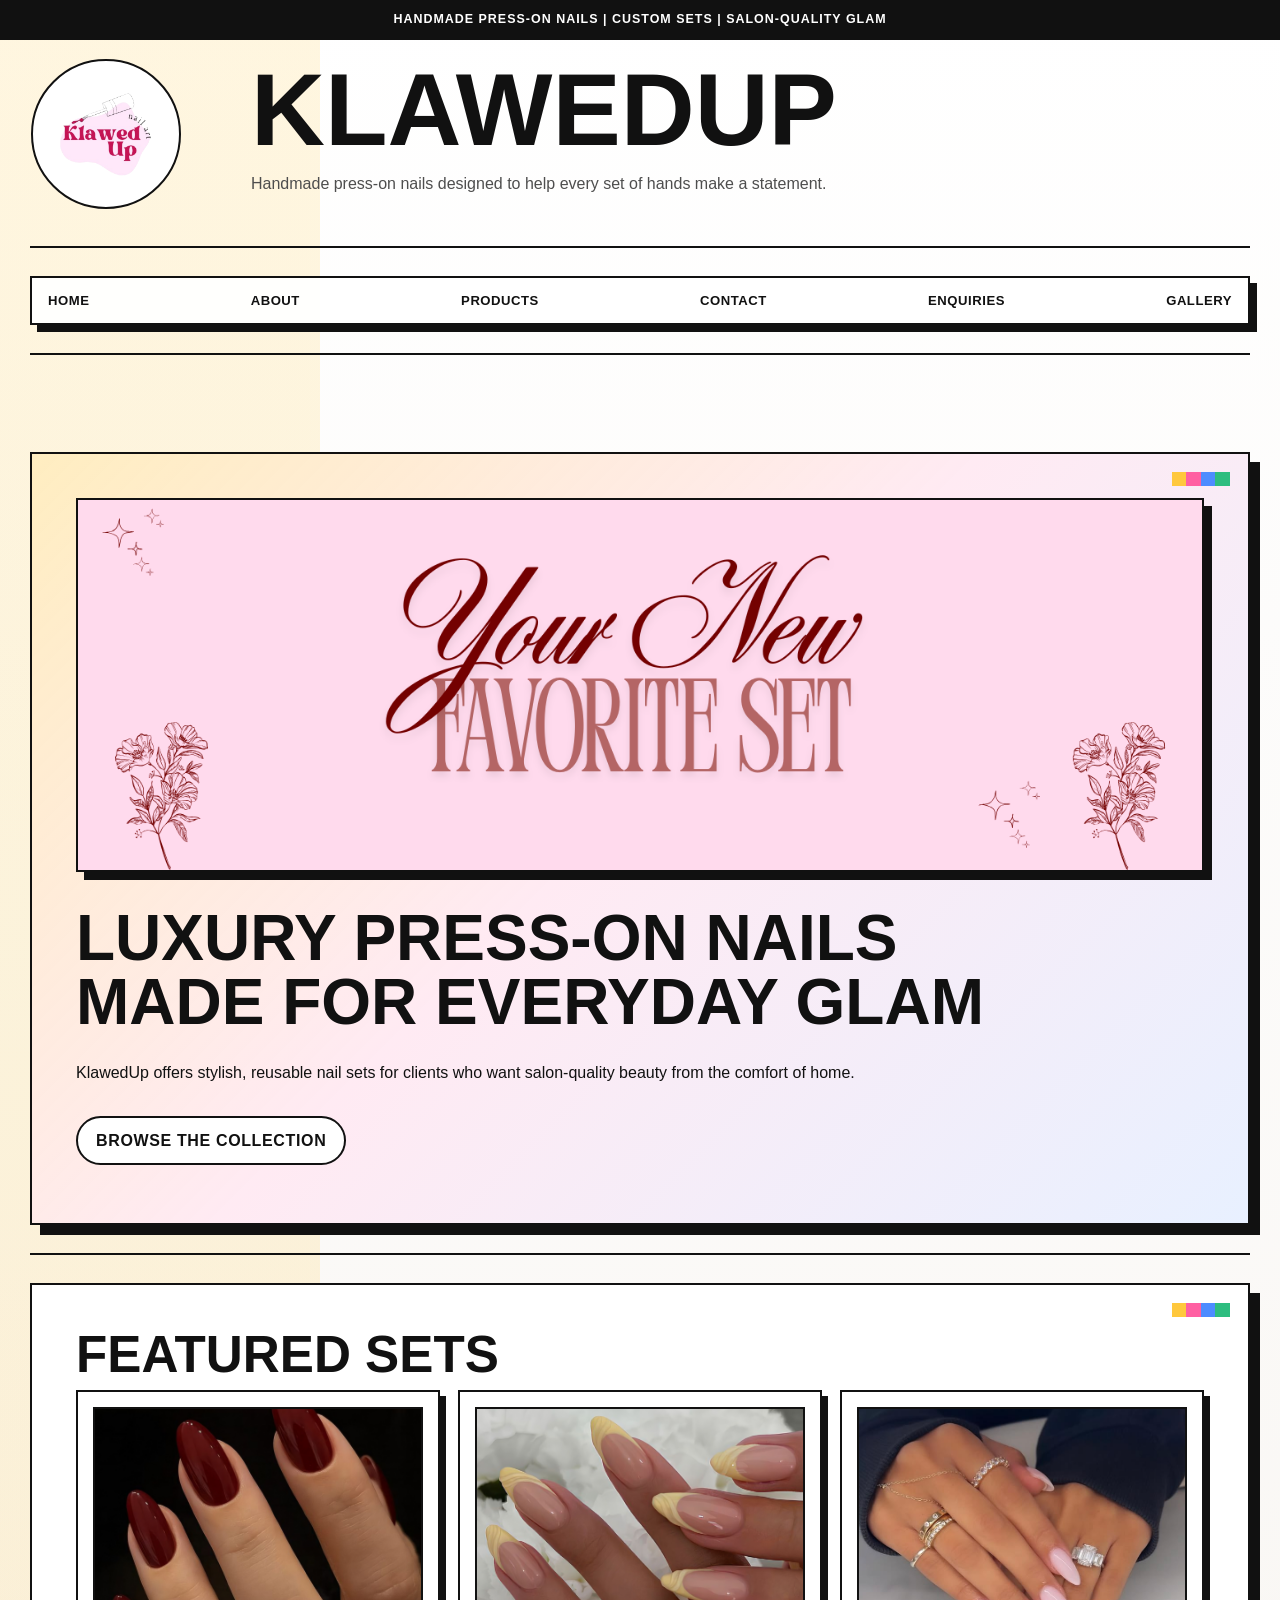
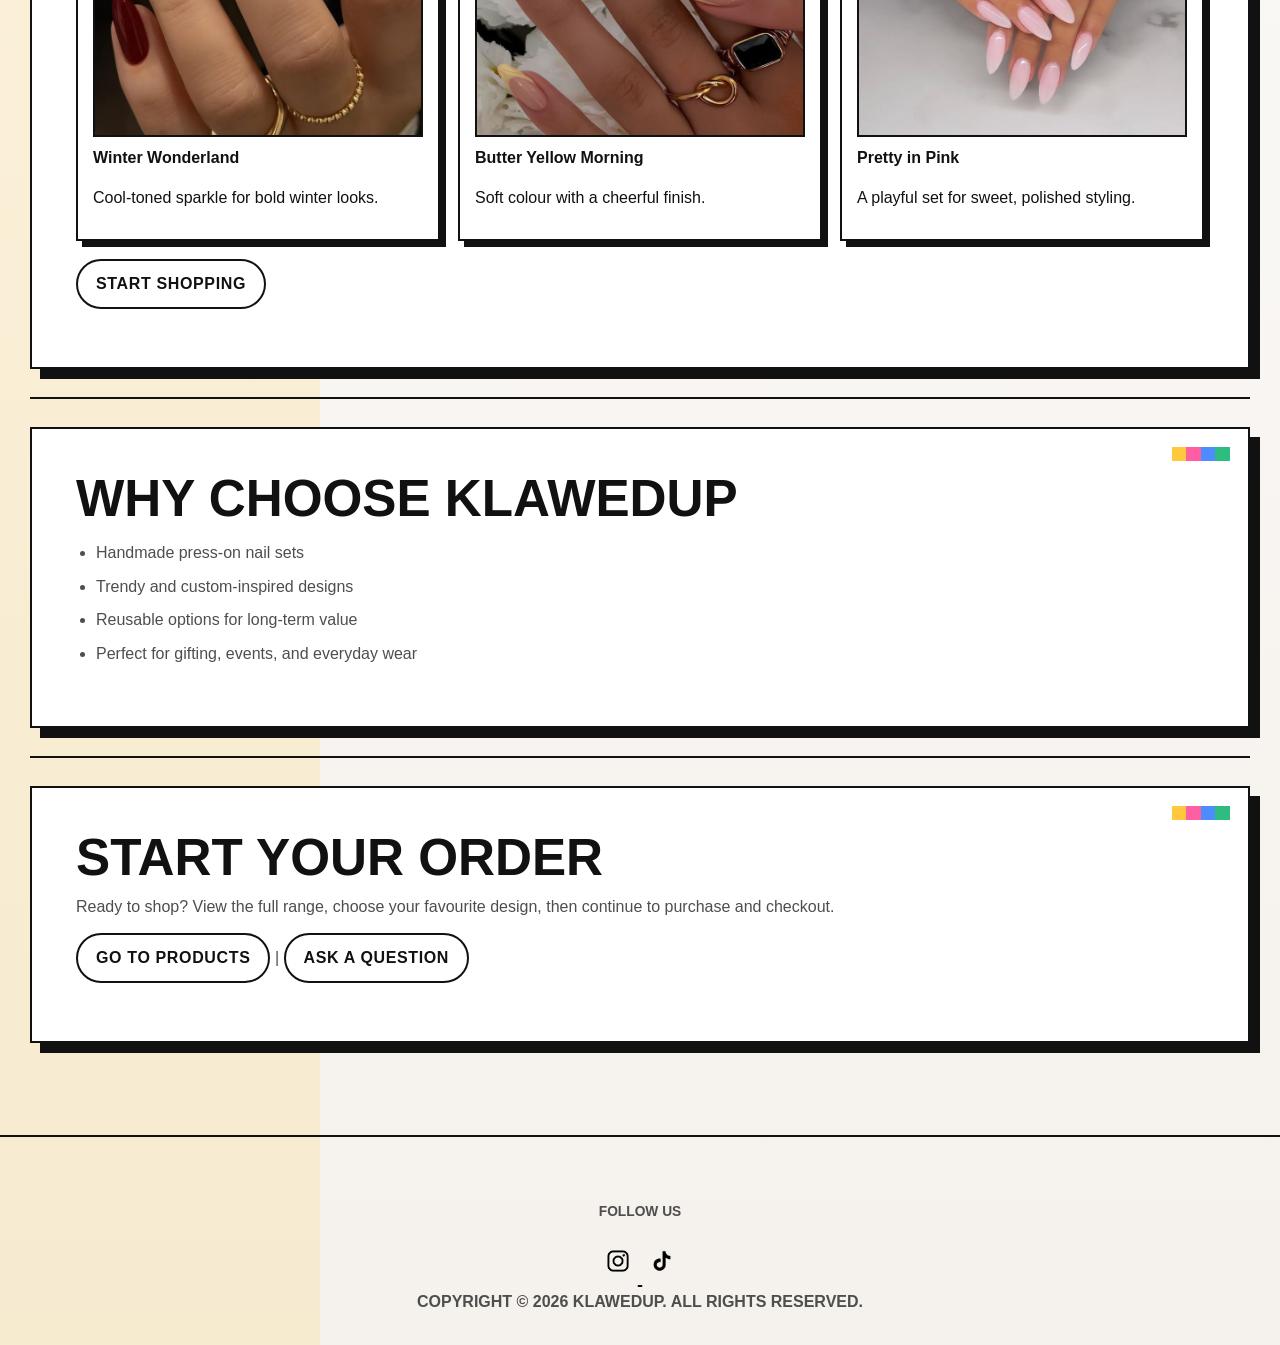
<file: index.html>
<!DOCTYPE html>
<html lang="en">
<head>
    <meta charset="UTF-8">
    <meta name="viewport" content="width=device-width, initial-scale=1.0">
    <meta name="description" content="KlawedUp creates handmade press-on nails that combine style, quality, and convenience. Explore unique nail designs and custom sets.">
    <meta name="keywords" content="KlawedUp, press-on nails, South Africa nails, handmade nails, custom nail sets, reusable nails">
    <meta name="author" content="KlawedUp">

    <meta property="og:title" content="KlawedUp | Handmade Press-On Nails">
    <meta property="og:description" content="Shop stylish handmade press-on nails, custom sets, and reusable salon-quality designs from KlawedUp.">
    <meta property="og:type" content="website">
    <meta property="og:image" content="images/officialLogo.png">
    <meta property="og:url" content="http://127.0.0.1:5503/index.html">
    
    <link rel="stylesheet" href="/css_assets/style.css">
    <title>KlawedUp | Handmade Press-On Nails</title>
</head>
<body>
    <header>
        <!-- Navigation List -->
        <table width="100%">
            <tr>
                <td width="220">
                    
                        <img src="images/officialLogo.png" alt="KlawedUp logo" width="180">
                    
                </td>
                <td>
                    <h1 class="parisienne-regular">KlawedUp</h1>
                    <p>Handmade press-on nails designed to help every set of hands make a statement.</p>
                </td>
            </tr>
        </table>
        <hr>
        <nav>
            <p>
                <a href="index.html">Home</a> |
                <a href="about_us.html">About</a> |
                <a href="products.html">Products</a> |
                <a href="contact_us.html">Contact</a> |
                <a href="enquiries.html">Enquiries</a> |
                <a href="gallery.html">Gallery</a>
            </p>
        </nav>
        <hr>
    </header>

    <br>
    <br>

    <main>
        <section>
            <div class="hero-media">
                <picture>
                    <img src="images/HeroShot.png" alt="Press-on nail hero banner" width="100%">
                </picture>
            </div>
            <div class="hero-copy">  
                <h2>Luxury press-on nails made for everyday glam</h2>
                <p>KlawedUp offers stylish, reusable nail sets for clients who want salon-quality beauty from the comfort of home.</p>
                <p><a href="products.html">Browse the collection</a></p>
            </div>
        </section>

        <hr>

        <section>
            <h2>Featured Sets</h2>
            <div class="featured-grid">
                <article class="feature-card">
                    <picture>
                        <img src="images/winter_wonderland.jpg" alt="Winter Wonderland nail set" width="250">
                    </picture>
                    <p><strong>Winter Wonderland</strong></p>
                    <p>Cool-toned sparkle for bold winter looks.</p>
                </article>
                <article class="feature-card">
                    <picture>
                        <img src="images/butter_yellow_morning.jpg" alt="Butter Yellow Morning nail set" width="250">
                    </picture>
                    <p><strong>Butter Yellow Morning</strong></p>
                    <p>Soft colour with a cheerful finish.</p>
                </article>
                <article class="feature-card">
                    <picture>
                        <img src="images/pretty_in_pink.jpg" alt="Pretty in Pink nail set" width="250">
                    </picture>
                    <p><strong>Pretty in Pink</strong></p>
                    <p>A playful set for sweet, polished styling.</p>
                </article>
                <p><a href="products.html">Start Shopping</a></p>
            </div>
        </section>

        <hr>

        <section>
            <h2>Why choose KlawedUp</h2>
            <ul>
                <li>Handmade press-on nail sets</li>
                <li>Trendy and custom-inspired designs</li>
                <li>Reusable options for long-term value</li>
                <li>Perfect for gifting, events, and everyday wear</li>
            </ul>
        </section>

        <hr>

        <section>
            <h2>Start your order</h2>
            <p>Ready to shop? View the full range, choose your favourite design, then continue to purchase and checkout.</p>
            <p>
                <a href="products.html">Go to products</a> |
                <a href="enquiries.html">Ask a question</a>
            </p>
        </section>
    </main>

    <hr>
   <footer>
        <h4 align = "center">Follow Us</h4>
        <p align = "center">
            <a target = "_blank" href="https://www.instagram.com/klawedup.co?utm_source=qr&igsh=b3dlc2h4dDZibWM2">
                <img src="images/instaLogo.png" alt="Instagram" width = "40">
            </a>
            <a target = "_blank" href="https://www.tiktok.com/@klawedup.co?_r=1&_t=ZS-95b07XnOkh0">
                <img src="images/tiktokLogo.png" alt="TikTok" width = "40">
            </a>
        </p>

        <div>
            <p align = "center">Copyright © 2026 KlawedUp. All rights reserved.</p>
        </div>
   </footer>
   
   <script src="js_assets/script.js"></script>
</body>
</html>
</file>
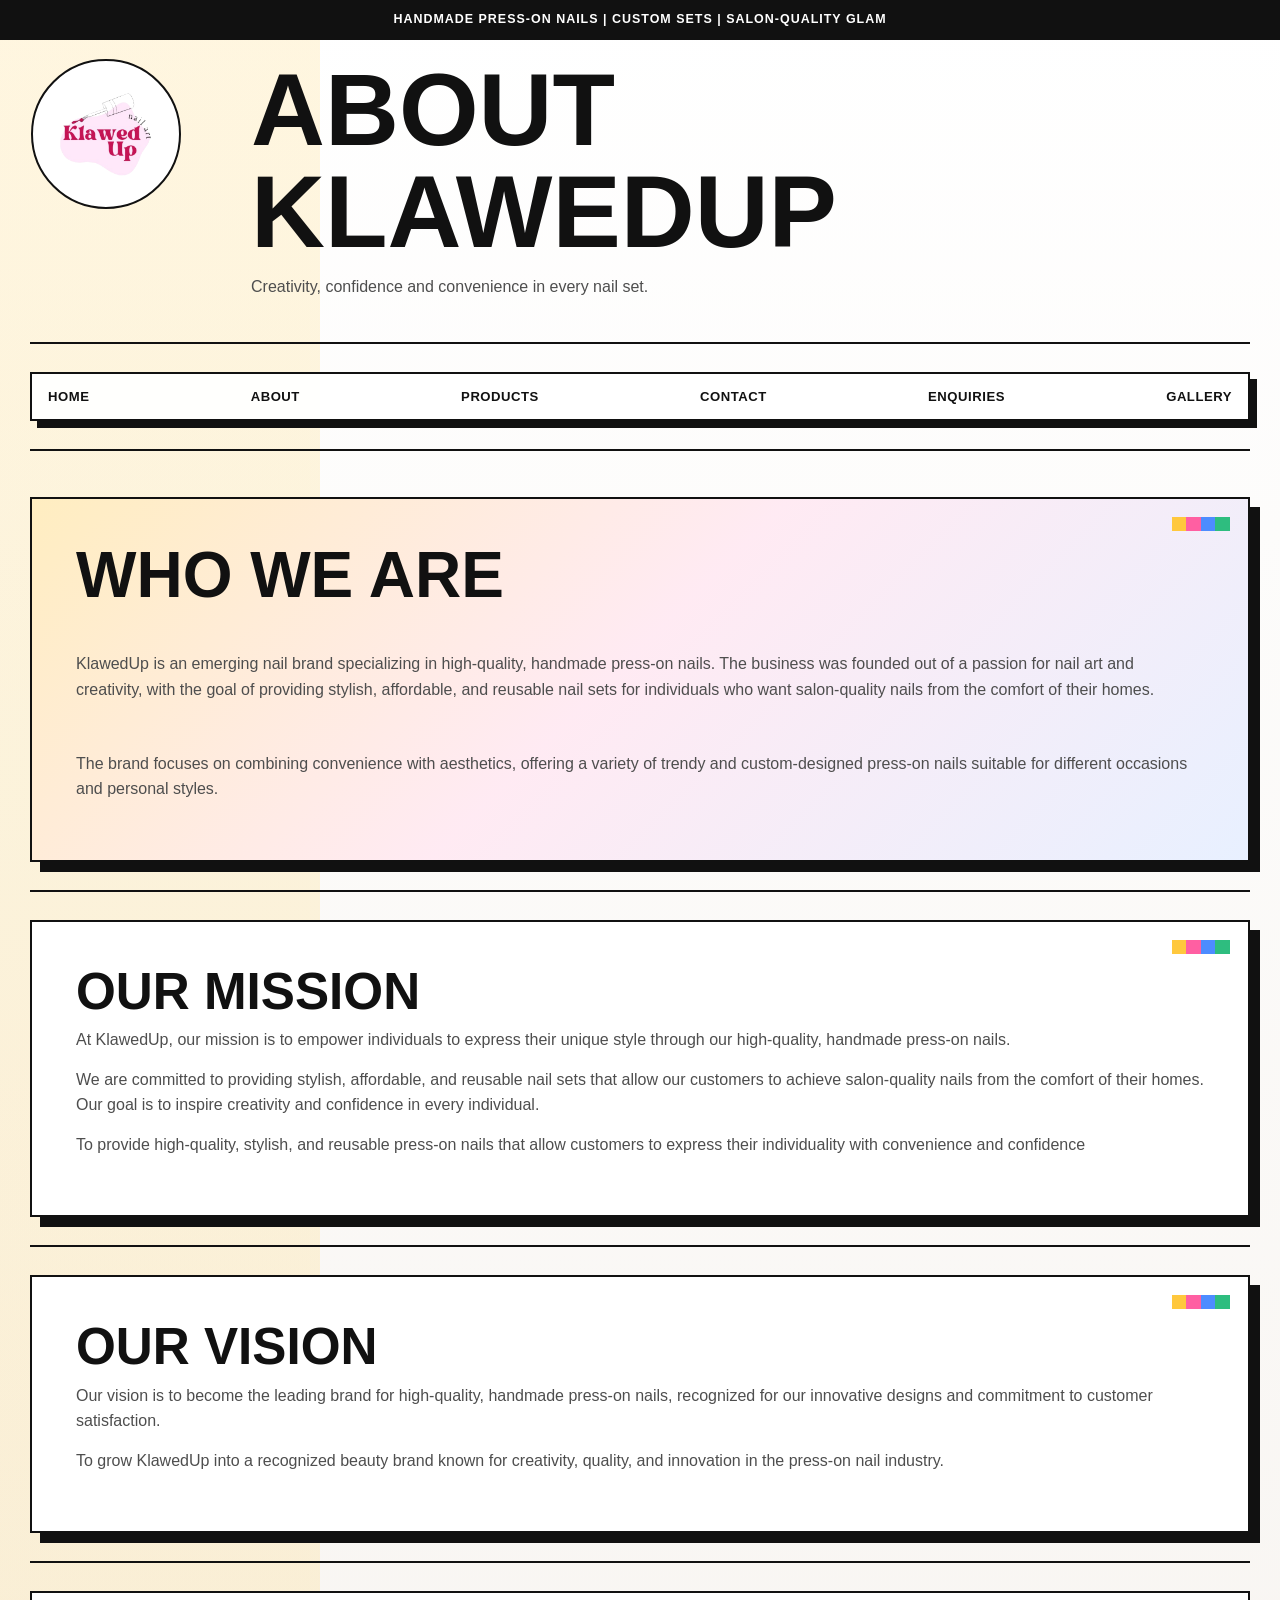
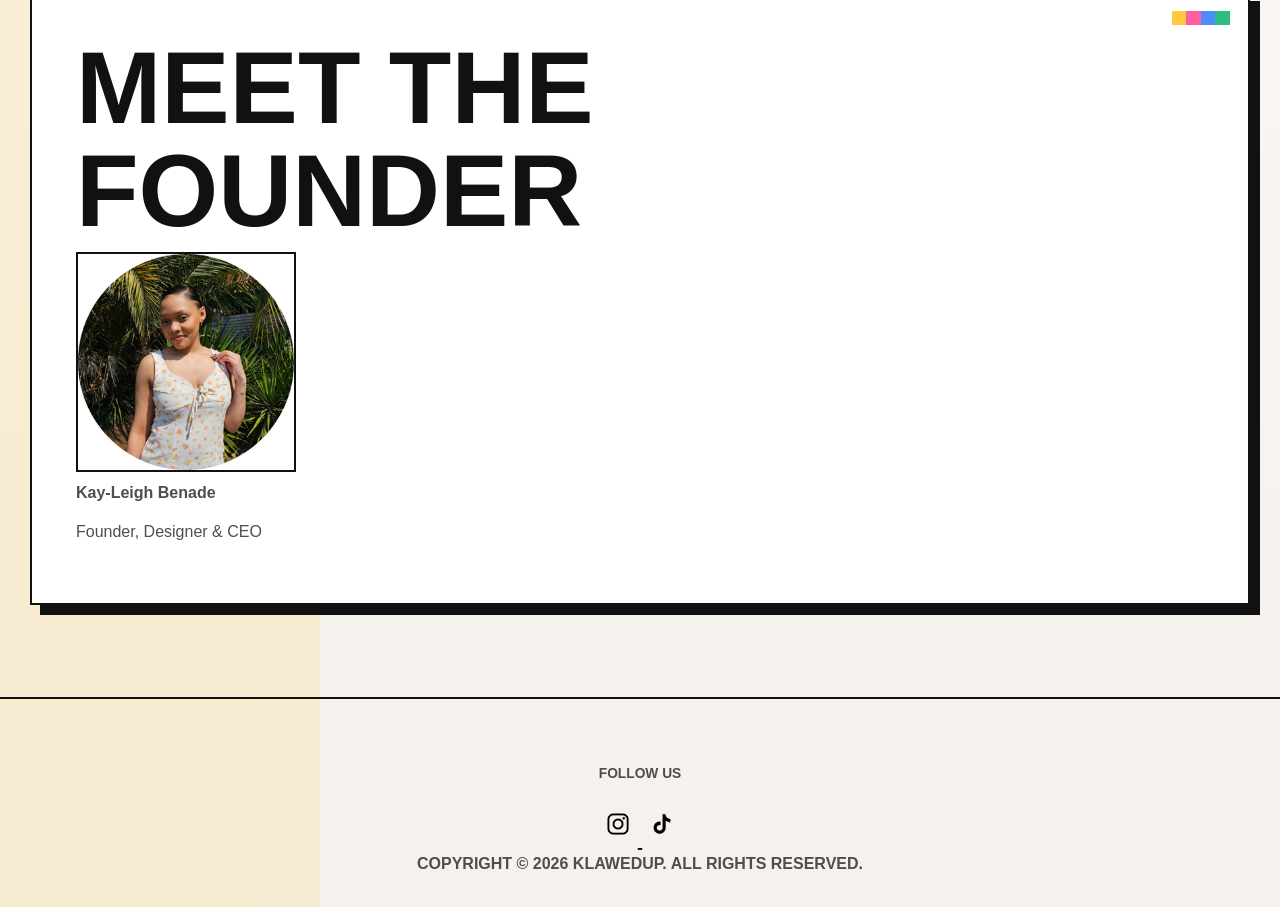
<file: about_us.html>
<!DOCTYPE html>
<html lang="en">
<head>
    <meta charset="UTF-8">
    <meta name="viewport" content="width=device-width, initial-scale=1.0">
    <meta name="description" content="Learn about KlawedUp, our mission, vision, and passion for creating high-quality handmade press-on nails for every style and occasion.">
    <meta name="keywords" content="KlawedUp, nail business, handmade nails, what are press-on nails, nail brand, about us">
    <meta name="author" content="KlawedUp">
    
    <meta property="og:title" content="About KlawedUp | Handmade Press-On Nail Brand">
    <meta property="og:description" content="Learn about KlawedUp, our mission, vision, and passion for creating high-quality handmade press-on nails for every style and occasion.">
    <meta property="og:type" content="website">
    <meta property="og:image" content="images/officialLogo.png">
    <meta property="og:url" content="http://127.0.0.1:5503/about_us.html">
    
    <link rel="stylesheet" href="/css_assets/style.css">
    <title>About KlawedUp | Handmade Press-On Nail Brand</title>
</head>
<body>
    <header>
        <!-- Navigation List -->
        <table width="100%">
            <tr>
                <td width="220">
                    
                        <img src="images/officialLogo.png" alt="KlawedUp logo" width="180">
                    
                </td>
                <td>
                    <h1>About KlawedUp</h1>
                    <p>Creativity, confidence and convenience in every nail set.</p>
                </td>
            </tr>
        </table>
        <hr>
        <nav>
            <p>
                <a href="index.html">Home</a> |
                <a href="about_us.html">About</a> |
                <a href="products.html">Products</a> |
                <a href="contact_us.html">Contact</a> |
                <a href="enquiries.html">Enquiries</a> \
                <a href="gallery.html">Gallery</a>
            </p>
        </nav>
        <hr>
    </header>

    <main>
        
        <section>
            <h2>Who we are</h2>
                <p>KlawedUp is an emerging nail brand specializing in high-quality, handmade press-on nails. The
                business was founded out of a passion for nail art and creativity, with the goal of providing stylish,
                affordable, and reusable nail sets for individuals who want salon-quality nails from the comfort of
                their homes.</p>
                <p>The brand focuses on combining convenience with aesthetics, offering a variety of trendy and
                custom-designed press-on nails suitable for different occasions and personal styles.</p>
        </section>

        <hr>

        <section>
            <h2>Our Mission</h2>
                <p>At KlawedUp, our mission is to empower individuals to express their unique style through our
                high-quality, handmade press-on nails.</p>
                <p>We are committed to providing stylish, affordable, and reusable nail sets that allow our customers
                to achieve salon-quality nails from the comfort of their homes. Our goal is to inspire creativity and confidence in every individual.</p>
            
                <p>To provide high-quality, stylish, and reusable press-on nails that allow customers to express their
                individuality with convenience and confidence</p>
        </section>

        <hr>

        <section>
            <h2>Our Vision</h2>
                <p>Our vision is to become the leading brand for high-quality, handmade press-on nails, recognized for our innovative designs and commitment to customer satisfaction.</p>
                <p>To grow KlawedUp into a recognized beauty brand known for creativity, quality, and innovation in
                the press-on nail industry.
                </p>
        </section>

        <hr>
        
        <section>
            <h1>Meet the Founder</h1>
            
                <img src = "images/mugshot.png" alt="Founder of KlawedUp" width="220">
                <p><strong>Kay-Leigh Benade</strong></p>
                <p>Founder, Designer & CEO</p>
        </section>
    
    </main>

    <hr>
   <footer>
        <h4 align = "center">Follow Us</h4>
        <p align = "center">
            <a target = "_blank" href="https://www.instagram.com/klawedup.co?utm_source=qr&igsh=b3dlc2h4dDZibWM2">
                <img src="images/instaLogo.png" alt="Instagram" width = "40">
            </a>
            <a target = "_blank" href="https://www.tiktok.com/@klawedup.co?_r=1&_t=ZS-95b07XnOkh0">
                <img src="images/tiktokLogo.png" alt="TikTok" width = "40">
            </a>
        </p>

        <div>
            <p align = "center">Copyright © 2026 KlawedUp. All rights reserved.</p>
        </div>
   </footer>
   <script src="js_assets/script.js"></script>
</body>
</html>
</file>
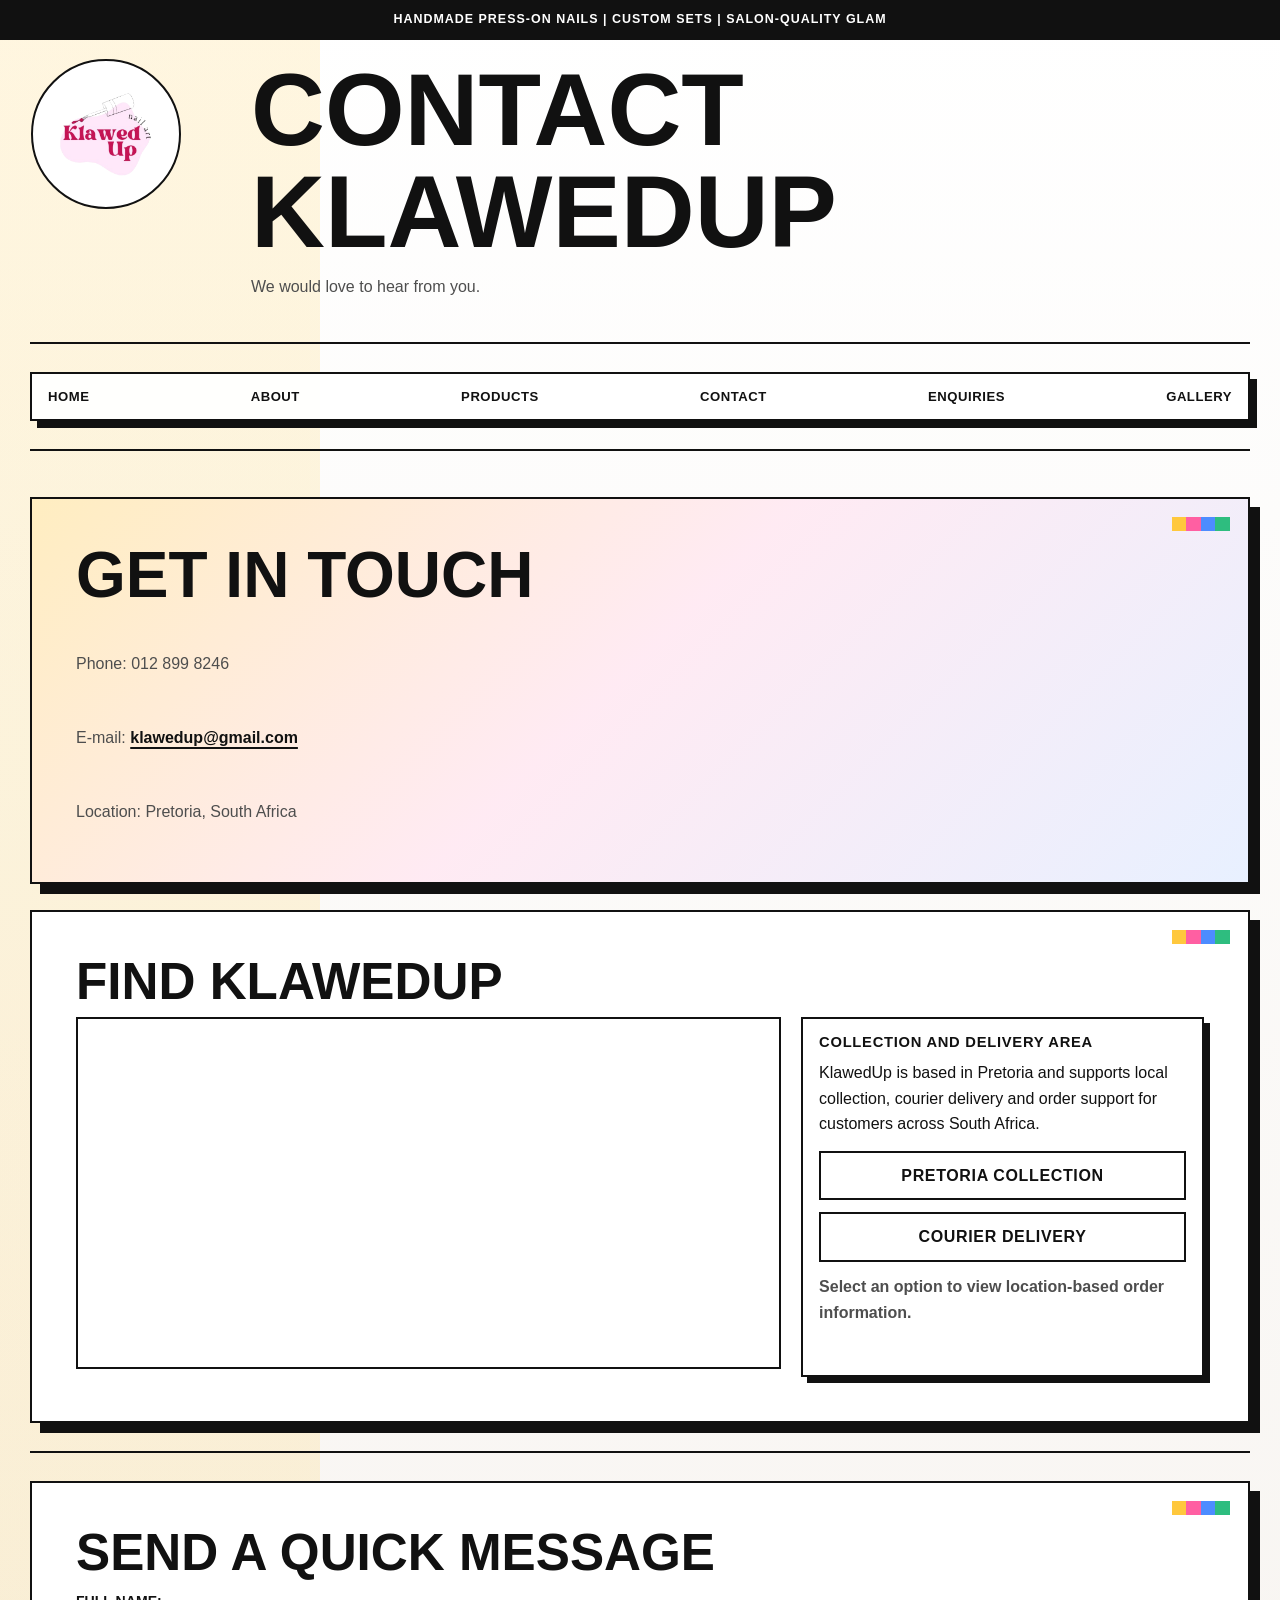
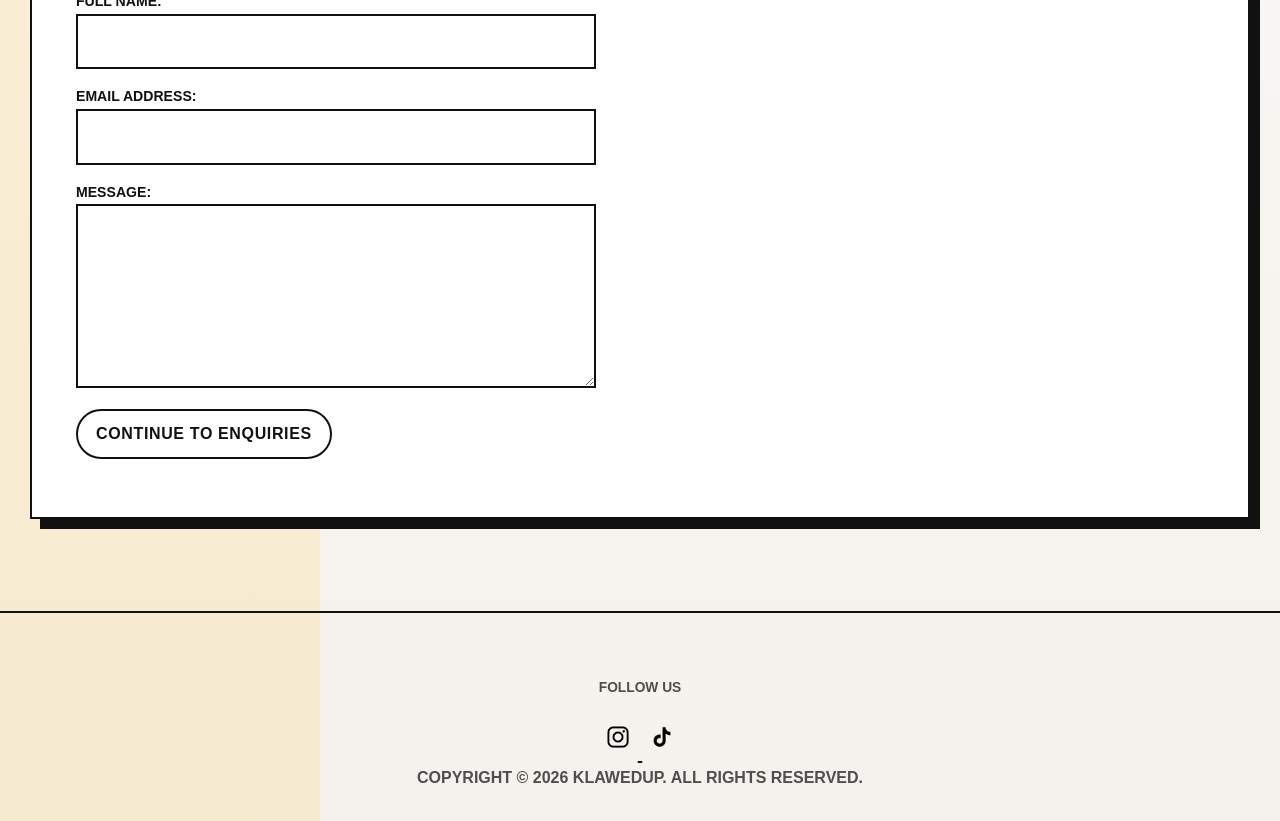
<file: contact_us.html>
<!DOCTYPE html>
<html lang="en">
<head>
    <meta charset="UTF-8">
    <meta name="viewport" content="width=device-width, initial-scale=1.0">
    <meta name="description" content="Contact KlawedUp for questions, support, or information about our handmade press-on nails and custom nail designs.">
    <meta name="keywords" content="contact KlawedUp, nail enquiries, custom nail orders, custom initials nails, press-on nails">
    <meta name="author" content="KlawedUp">
    
    <meta property="og:title" content="Contact KlawedUp | Press-On Nail Enquiries">
    <meta property="og:description" content="Contact KlawedUp for questions, support, or information about our handmade press-on nails and custom nail designs.">
    <meta property="og:type" content="website">
    <meta property="og:image" content="images/officialLogo.png">
    <meta property="og:url" content="http://127.0.0.1:5503/contact_us.html">
    
    <link rel="stylesheet" href="/css_assets/style.css">
    <title>Contact KlawedUp | Press-On Nail Enquiries</title>
</head>
<body>
    <header>
        <!-- Navigation List -->
        <table width="100%">
            <tr>
                <td width="220">
                    
                        <img src="images/officialLogo.png" alt="KlawedUp logo" width="180">
                    
                </td>
                <td>
                    <h1>Contact KlawedUp</h1>
                    <p>We would love to hear from you.</p>
                </td>
            </tr>
        </table>
        <hr>
        <nav>
            <p>
                <a href="index.html">Home</a> |
                <a href="about_us.html">About</a> |
                <a href="products.html">Products</a> |
                <a href="contact_us.html">Contact</a> |
                <a href="enquiries.html">Enquiries</a> |
                <a href="gallery.html">Gallery</a>
            </p>
        </nav>
        <hr>
    </header>

    <main>
        <section>
        <h2>Get in touch</h2>
            
                <p>Phone: 012 899 8246</p>
                <p>E-mail: <a href="mailto:klawedup@gmail.com">klawedup@gmail.com</a></p>
        
                <p>Location: Pretoria, South Africa</p>
           
        </section>

        <section>
            <h2>Find KlawedUp</h2>
            <div class="map-layout">
                <div class="map-panel" aria-label="Interactive Pretoria map">
                    <iframe title="Map showing Pretoria, South Africa" src="https://www.openstreetmap.org/export/embed.html?bbox=28.087%2C-25.86%2C28.37%2C-25.63&amp;layer=mapnik&amp;marker=-25.7479%2C28.2293"></iframe>
                </div>
                <div class="map-details">
                    <h3>Collection and delivery area</h3>
                    <p>KlawedUp is based in Pretoria and supports local collection, courier delivery and order support for customers across South Africa.</p>
                    <button type="button" class="map-focus-button" data-map-message="Pretoria collection is arranged after your order is confirmed.">Pretoria Collection</button>
                    <button type="button" class="map-focus-button" data-map-message="Courier delivery is quoted with your checkout details and delivery address.">Courier Delivery</button>
                    <p class="map-message" aria-live="polite">Select an option to view location-based order information.</p>
                </div>
            </div>
        </section>

        <hr>

        <section>
            <h2>Send a quick message</h2>
            <form action="enquiries.html" method="get">
                <p>
                    <label for="name">Full Name:</label><br>
                    <input type="text" id="name" name="name" size="40" required>
                </p>
                <p>
                    <label for="email">Email Address:</label><br>
                    <input type="email" id="email" name="email" size="40" required>
                </p>
                <p>
                    <label for="message">Message:</label><br>
                    <textarea id="message" name="message" rows="6" cols="45" required></textarea>
                </p>
                <p>
                    <button type="submit">Continue to enquiries</button>
                </p>
            </form>
        </section>
    </main>


    <hr>
   <footer>
        <h4 align = "center">Follow Us</h4>
        <p align = "center">
            <a target = "_blank" href="https://www.instagram.com/klawedup.co?utm_source=qr&igsh=b3dlc2h4dDZibWM2">
                <img src="images/instaLogo.png" alt="Instagram" width = "40">
            </a>
            <a target = "_blank" href="https://www.tiktok.com/@klawedup.co?_r=1&_t=ZS-95b07XnOkh0">
                <img src="images/tiktokLogo.png" alt="TikTok" width = "40">
            </a>
        </p>

        <div>
            <p align = "center">Copyright © 2026 KlawedUp. All rights reserved.</p>
        </div>
   </footer>
   
   <script src="js_assets/script.js"></script>
</body>
</html>
</file>
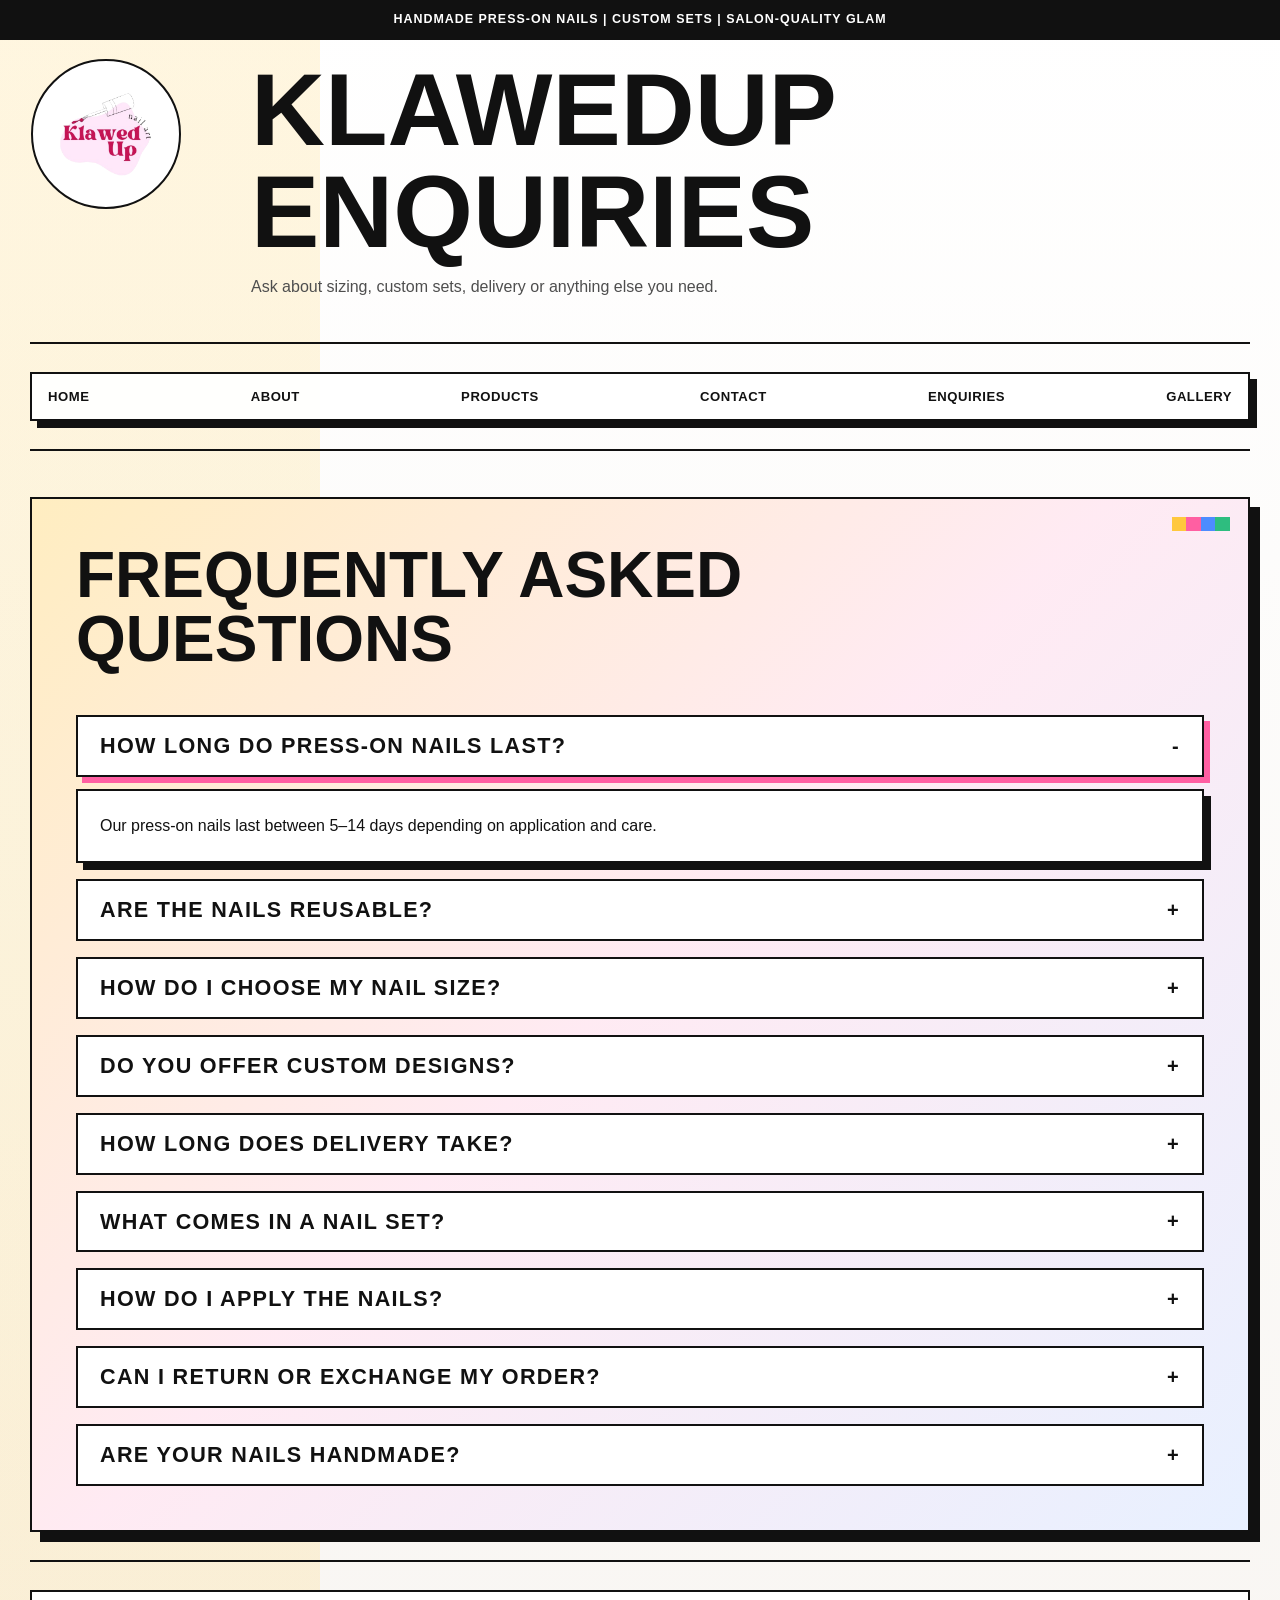
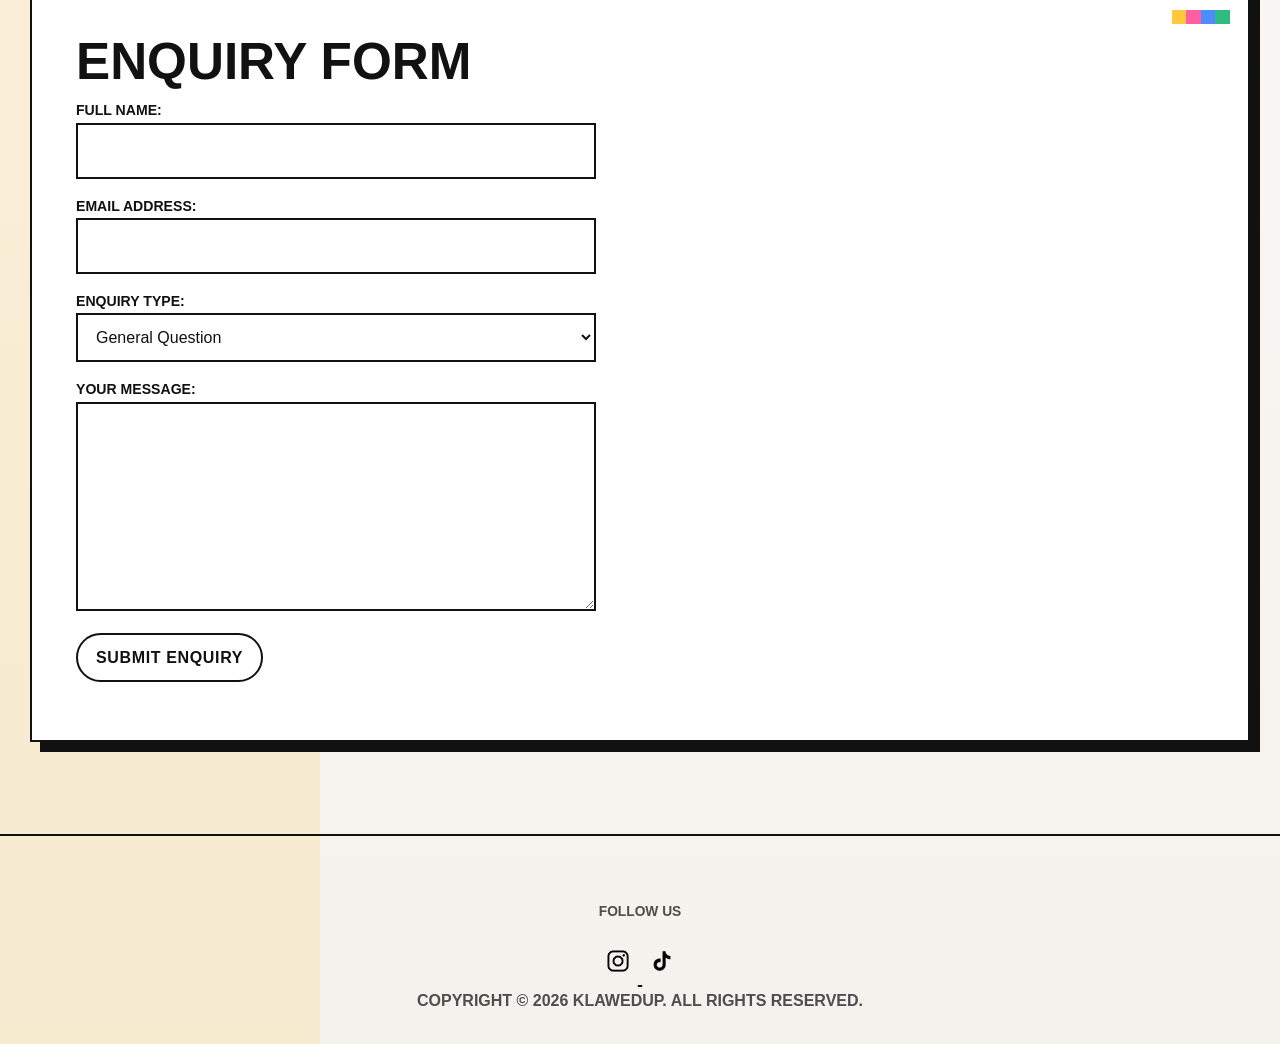
<file: enquiries.html>
<!DOCTYPE html>
<html lang="en">
<head>
    <meta charset="UTF-8">
    <meta name="viewport" content="width=device-width, initial-scale=1.0">
    <meta name="description" content="Send an enquiry to KlawedUp for custom nail orders, sizing assistance, product information, and special requests.">
    <meta name="keywords" content="contact KlawedUp, nail enquiries, custom nail orders, press-on nails">
    <meta name="author" content="KlawedUp">
    
    <meta property="og:title" content="KlawedUp Enquiries | Custom Nail Orders">
    <meta property="og:description" content="Send an enquiry to KlawedUp for custom nail orders, sizing assistance, product information, and special requests.">
    <meta property="og:type" content="website">
    <meta property="og:image" content="images/officialLogo.png">
    <meta property="og:url" content="http://127.0.0.1:5503/enquiries.html">
    
    <link rel="stylesheet" href="/css_assets/style.css">
    <title>KlawedUp Enquiries | Custom Nail Orders</title>
</head>
<body>
    <header>
        <!-- Navigation List -->
        <table width="100%">
            <tr>
                <td width="220">
                    
                        <img src="images/officialLogo.png" alt="KlawedUp logo" width="180">
                    
                </td>
                <td>
                    <h1>KlawedUp Enquiries</h1>
                    <p>Ask about sizing, custom sets, delivery or anything else you need.</p>
                </td>
            </tr>
        </table>
        <hr>
        <nav>
            <p>
                <a href="index.html">Home</a> |
                <a href="about_us.html">About</a> |
                <a href="products.html">Products</a> |
                <a href="contact_us.html">Contact</a> |
                <a href="enquiries.html">Enquiries</a> |
                <a href="gallery.html">Gallery</a>
            </p>
        </nav>
        <hr>
    </header>

    <main>
        <section class="faq">
            <h2>Frequently Asked Questions</h2>
            <div class="faq-list">

    <div class="faq-item">
        <button type="button" class="faq-question" aria-expanded="true"><span>HOW LONG DO PRESS-ON NAILS LAST?</span><span class="faq-icon" aria-hidden="true">-</span></button>
        <div class="faq-answer">
            <p>Our press-on nails last between 5–14 days depending on application and care.</p>
        </div>
    </div>

    <div class="faq-item">
        <button type="button" class="faq-question" aria-expanded="false"><span>ARE THE NAILS REUSABLE?</span><span class="faq-icon" aria-hidden="true">+</span></button>
        <div class="faq-answer" hidden>
            <p>Yes! Our nails are reusable if removed carefully and properly maintained.</p>
        </div>
    </div>

    <div class="faq-item">
        <button type="button" class="faq-question" aria-expanded="false"><span>HOW DO I CHOOSE MY NAIL SIZE?</span><span class="faq-icon" aria-hidden="true">+</span></button>
        <div class="faq-answer" hidden>
            <p>You can use our sizing guide or order a sizing kit for the perfect fit.</p>
        </div>
    </div>

    <div class="faq-item">
        <button type="button" class="faq-question" aria-expanded="false"><span>DO YOU OFFER CUSTOM DESIGNS?</span><span class="faq-icon" aria-hidden="true">+</span></button>
        <div class="faq-answer" hidden>
            <p>Yes! You can submit your ideas through our custom order form.</p>
        </div>
    </div>

    <div class="faq-item">
        <button type="button" class="faq-question" aria-expanded="false"><span>HOW LONG DOES DELIVERY TAKE?</span><span class="faq-icon" aria-hidden="true">+</span></button>
        <div class="faq-answer" hidden>
            <p>Delivery takes 2–5 business days after processing.</p>
        </div>
    </div>

    <div class="faq-item">
        <button type="button" class="faq-question" aria-expanded="false"><span>WHAT COMES IN A NAIL SET?</span><span class="faq-icon" aria-hidden="true">+</span></button>
        <div class="faq-answer" hidden>
            <p>Each set includes:</p>
            <ul>
                <li>Press-on nails</li>
                <li>Nail glue</li>
                <li>Nail file</li>
                <li>Alcohol wipe</li>
                <li>Cuticle pusher</li>
            </ul>
        </div>
    </div>

    <div class="faq-item">
        <button type="button" class="faq-question" aria-expanded="false"><span>HOW DO I APPLY THE NAILS?</span><span class="faq-icon" aria-hidden="true">+</span></button>
        <div class="faq-answer" hidden>
            <p>A step-by-step application guide is included in each nail set.</p>
        </div>
    </div>

    <div class="faq-item">
        <button type="button" class="faq-question" aria-expanded="false"><span>CAN I RETURN OR EXCHANGE MY ORDER?</span><span class="faq-icon" aria-hidden="true">+</span></button>
        <div class="faq-answer" hidden>
            <p>Due to hygiene reasons. However if there is an issue with your order, please contact us.</p>
        </div>
    </div>

    <div class="faq-item">
        <button type="button" class="faq-question" aria-expanded="false"><span>ARE YOUR NAILS HANDMADE?</span><span class="faq-icon" aria-hidden="true">+</span></button>
        <div class="faq-answer" hidden>
            <p>Yes! Each set is handcrafted with care, ensuring quality and uniqueness.</p>
        </div>
    </div>

            </div>
        </section>

    <hr>

    <section>
        <h2>Enquiry Form</h2>
            <form action="contact_us.html" method="get">
                    <p>
                        <label for="full-name">Full Name:</label><br>
                        <input type="text" id="full-name" name="full-name" size="40" required>
                    </p>
                    <p>
                        <label for="email-address">Email Address:</label><br>
                        <input type="email" id="email-address" name="email-address" size="40" required>
                    </p>
                    <p>
                        <label for="subject">Enquiry Type:</label><br>
                        <select id="subject" name="subject">
                            <option>General Question</option>
                            <option>Custom Set Request</option>
                            <option>Sizing Help</option>
                            <option>Delivery Information</option>
                            <option>Order Support</option>
                        </select>
                    </p>
                    <p>
                        <label for="details">Your Message:</label><br>
                        <textarea id="details" name="details" rows="7" cols="45" required></textarea>
                    </p>
                    <p>
                        <button type="submit">Submit Enquiry</button>
                    </p>
            </form>
    </section>
    </main>
    
    <hr>
   <footer>
        <h4 align = "center">Follow Us</h4>
        <p align = "center">
            <a target = "_blank" href="https://www.instagram.com/klawedup.co?utm_source=qr&igsh=b3dlc2h4dDZibWM2">
                <img src="images/instaLogo.png" alt="Instagram" width = "40">
            </a>
            <a target = "_blank" href="https://www.tiktok.com/@klawedup.co?_r=1&_t=ZS-95b07XnOkh0">
                <img src="images/tiktokLogo.png" alt="TikTok" width = "40">
            </a>
        </p>

        <div>
            <p align = "center">Copyright © 2026 KlawedUp. All rights reserved.</p>
        </div>
   </footer>
   
   <script src="js_assets/script.js"></script>
</body>
</html>
</file>
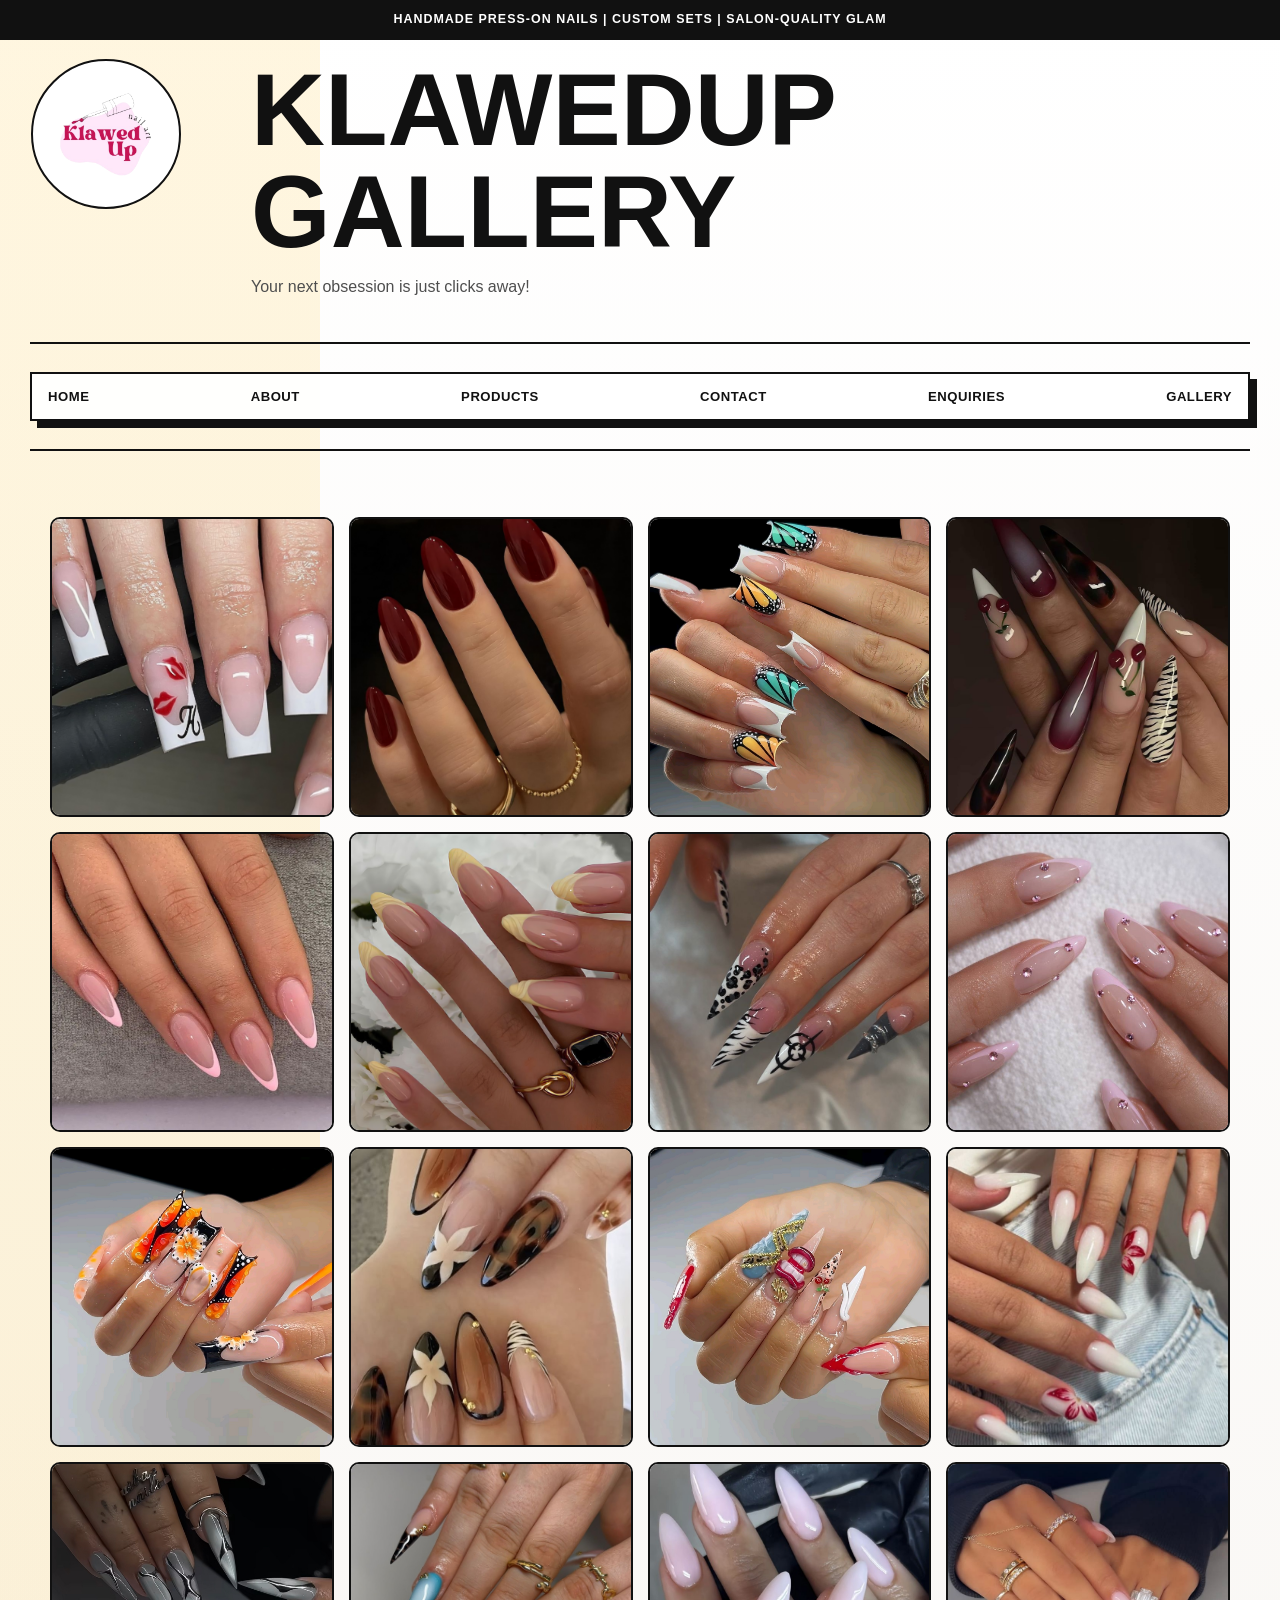
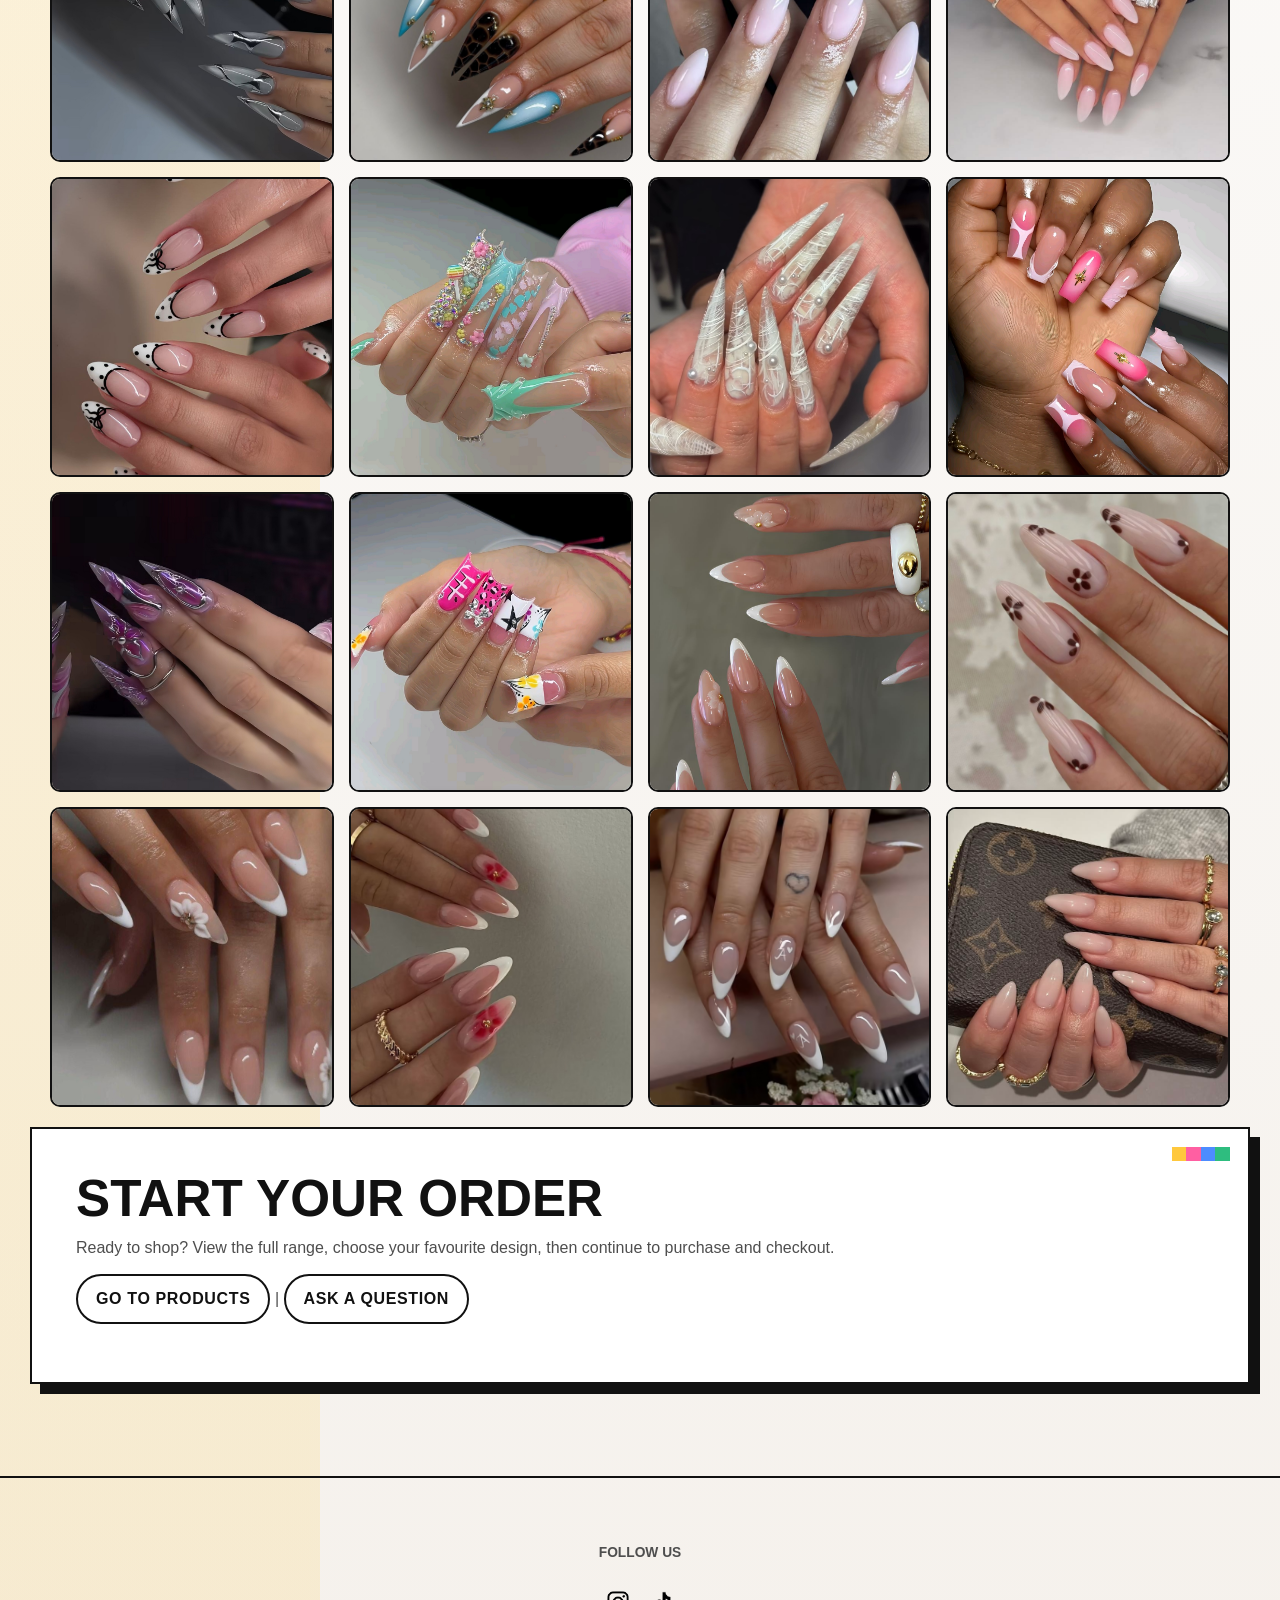
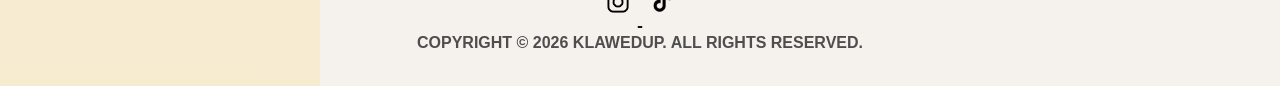
<file: gallery.html>
<!DOCTYPE html>
<html lang="en">
<head>
    <meta charset="UTF-8">
    <meta name="viewport" content="width=device-width, initial-scale=1.0">
    <meta name="description" content="View the KlawedUp gallery showcasing handmade press-on nail designs, custom creations, and trending nail art inspiration.">
    <meta name="keywords" content="nail gallery, nail inspiration, nail art designs, press-on nail designs">
    <meta name="author" content="KlawedUp">

    <meta property="og:title" content="KlawedUp Gallery | Nail Design Inspiration">
    <meta property="og:description" content="View the KlawedUp gallery showcasing handmade press-on nail designs, custom creations, and trending nail art inspiration.">
    <meta property="og:type" content="website">
    <meta property="og:image" content="images/officialLogo.png">
    <meta property="og:url" content="http://127.0.0.1:5503/gallery.html">
    
    <link rel="stylesheet" href="/css_assets/style.css">
    <title>KlawedUp Gallery | Nail Design Inspiration</title>
</head>
<body>
    <header>
        <!-- Navigation List -->
        <table width="100%">
            <tr>
                <td width="220">
                    
                        <img src="images/officialLogo.png" alt="KlawedUp logo" width="180">
                    
                </td>
                <td>
                    <h1 class="parisienne-regular">KlawedUp Gallery</h1>
                    <p>Your next obsession is just clicks away!</p>
                </td>
            </tr>
        </table>
        <hr>
        <nav>
            <p>
                <a href="index.html">Home</a> |
                <a href="about_us.html">About</a> |
                <a href="products.html">Products</a> |
                <a href="contact_us.html">Contact</a> |
                <a href="enquiries.html">Enquiries</a> |
                <a href="gallery.html">Gallery</a>
            </p>
        </nav>
        <hr>
    </header>

    <main>

        <div class="gallery">
            <img src="images/white_frenchies_with_initials.jpg" alt="White Frenchies with Initials personalised French tip press-on nail set" class="gallery-img">
            <img src="images/winter_wonderland.jpg" alt="Winter Wonderland cool-toned handmade press-on nail set" class="gallery-img">
            <img src="images/metamorphasis_wings.jpg" alt="Metamorphasis Wings butterfly nail set with blue accents" class="gallery-img">
            <img src="images/midnight_cherry.jpg" alt="Midnight Cherry zebra print nail set with cherry accents" class="gallery-img">
            <img src="images/minimalist_blush_french.jpg" alt="Minimalist Blush French pink almond french tip nail set" class="gallery-img">
            <img src="images/butter_yellow_morning.jpg" alt="Butter Yellow Morning pastel handmade press-on nail set" class="gallery-img">
            <img src="images/monochrome_anarchy_stiletto.jpg" alt="Monochrome Anarchy Stiletto black and white nail set" class="gallery-img">
            <img src="images/soft_blush_sparkle.jpg" alt="Soft Blush Sparkle pink french tip nail set with rhinestones" class="gallery-img">
            <img src="images/honey_bloom_flare.jpg" alt="Orange floral nail set" class="gallery-img">
            <img src="images/safari_bloom_almond.jpg" alt="Safari Bloom Almond tortoise shell floral nail set" class="gallery-img">
            <img src="images/street_luxe_stiletto.jpg" alt="Street Luxe Stiletto nail set with charms and urban art" class="gallery-img">
            <img src="images/crimson_petal_stiletto.jpg" alt="Crimson Petal Stiletto milky white floral nail set" class="gallery-img">
            <img src="images/streetwear_style_chrome.jpg" alt="Streetwear Style Chrome bold handmade press-on nail set" class="gallery-img">
            <img src="images/electric_croc_stiletto.jpg" alt="Electric Croc Stiletto teal and black croc print nail set" class="gallery-img">
            <img src="images/pink_pearl.jpg" alt="Pink Pearl plain baby pink almond nail set" class="gallery-img">
            <img src="images/pretty_in_pink.jpg" alt="Pretty in Pink glossy handmade press-on nail set" class="gallery-img">
            <img src="images/polka_bow_french.jpg" alt="Polka Bow French polka dot nail set with bow accents" class="gallery-img">
            <img src="images/aquamarine_dream_junk.jpg" alt="Aquamarine Dream Junk colourful teal charms, colourful maximalist nail set" class="gallery-img">
            <img src="images/abstract_custom.jpg" alt="Abstract Custom creative handmade press-on nail set" class="gallery-img">
            <img src="images/celestial_blush_aura.jpg" alt="Celestial Blush Aura pink aura nail set with gold star accents" class="gallery-img">
            <img src="images/chrome_princess.jpg" alt="Chrome Princess reflective chrome handmade press-on nail set" class="gallery-img">
            <img src="images/cyber_y2k_flare.jpg" alt="Cyber Y2K Flare electric pink leopard print nail set" class="gallery-img">
            <img src="images/daisy_dew_french.jpg" alt="Daisy Dew French white floral french tip nail set" class="gallery-img">
            <img src="images/floral.jpg" alt="Floral handmade press-on nail set with minimal flower art" class="gallery-img">
            <img src="images/floral_almond_french.jpg" alt="White 3D Floral Almond French nail set" class="gallery-img">
            <img src="images/red_floral_french.jpg" alt="Red Floral French nail set" class="gallery-img">
            <img src="images/custom_initial_design.jpg" alt="Custom Initial Design nail set" class="gallery-img">
            <img src="images/classic_almond.jpg" alt="Classic nude pink base with a glossy finish" class="gallery-img">
        </div>

        <section>
            <h2>Start your order</h2>
            <p>Ready to shop? View the full range, choose your favourite design, then continue to purchase and checkout.</p>
            <p>
                <a href="products.html">Go to products</a> |
                <a href="enquiries.html">Ask a question</a>
            </p>
        </section>
    </main>

    <div id="lightbox">
        <span id="closeBtn">&times;</span>
        <button id="prevBtn">&#10094;</button>
        <img id="lightboxImg">
        <button id="nextBtn">&#10095;</button>
    </div>

    <hr>
   <footer>
        <h4 align = "center">Follow Us</h4>
        <p align = "center">
            <a target = "_blank" href="https://www.instagram.com/klawedup.co?utm_source=qr&igsh=b3dlc2h4dDZibWM2">
                <img src="images/instaLogo.png" alt="Instagram" width = "40">
            </a>
            <a target = "_blank" href="https://www.tiktok.com/@klawedup.co?_r=1&_t=ZS-95b07XnOkh0">
                <img src="images/tiktokLogo.png" alt="TikTok" width = "40">
            </a>
        </p>

        <div>
            <p align = "center">Copyright © 2026 KlawedUp. All rights reserved.</p>
        </div>
   </footer>
   
   <script src="js_assets/script.js"></script>
    
</body>
</html>
</file>
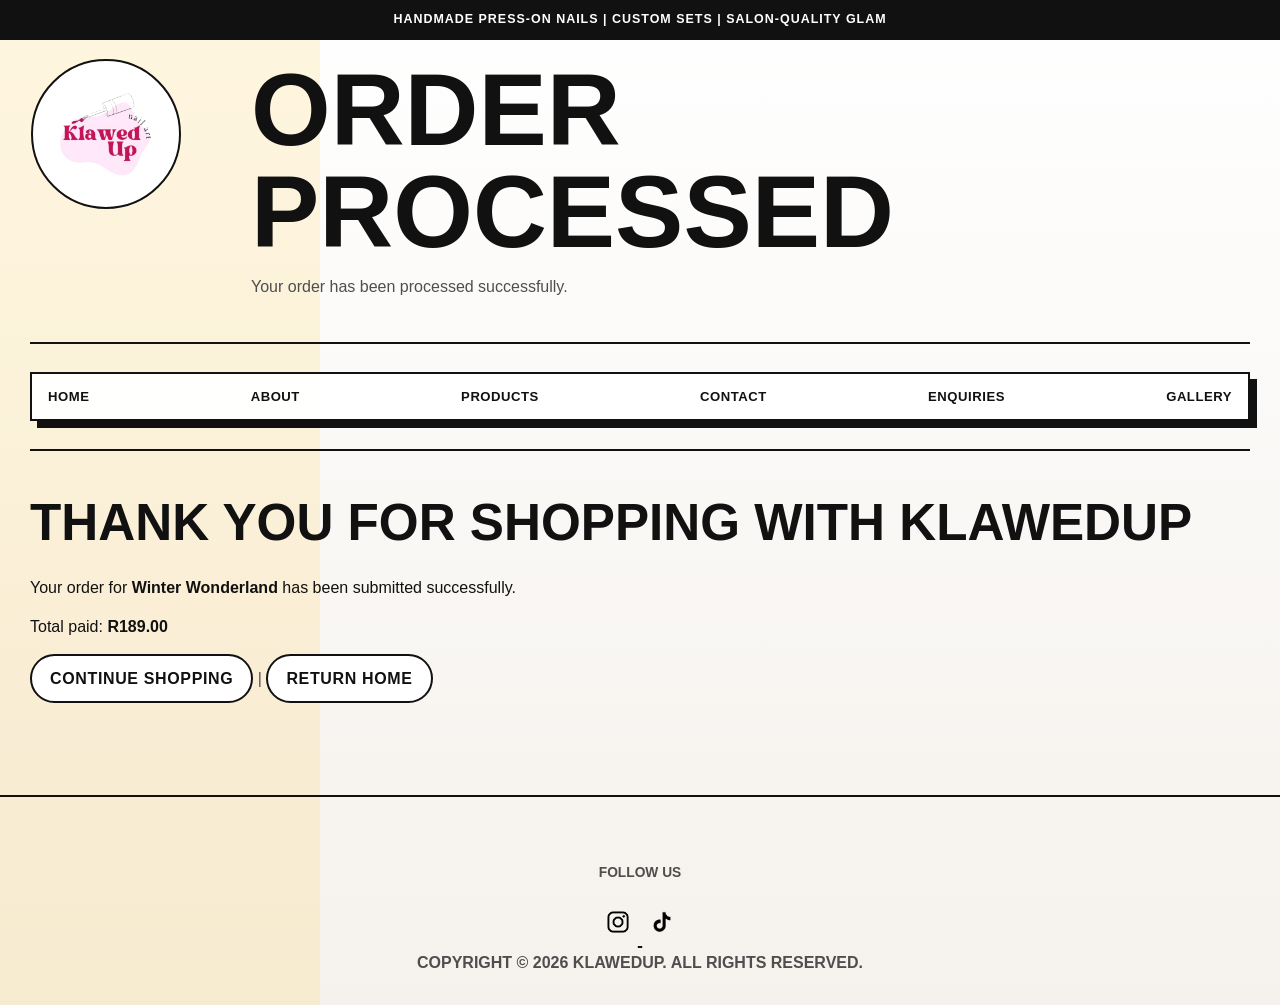
<file: order_success.html>
<!DOCTYPE html>
<html lang="en">
<head>
    <meta charset="UTF-8">
    <meta name="viewport" content="width=device-width, initial-scale=1.0">
    <meta name="description" content="Your KlawedUp order has been successfully submitted. Thank you for choosing our handmade press-on nails.">
    <meta name="author" content="KlawedUp">
    
    <meta property="og:title" content="Order Confirmed | KlawedUp">
    <meta property="og:description" content="Your KlawedUp order has been successfully submitted. Thank you for choosing our handmade press-on nails.">
    <meta property="og:type" content="website">
    <meta property="og:image" content="images/officialLogo.png">
    <meta property="og:url" content="http://127.0.0.1:5503/order_success.html">
    
    <link rel="stylesheet" href="/css_assets/style.css">
    <title>Order Confirmed | KlawedUp</title>
</head>
<body>
    <header>
        <!-- Navigation List -->
        <table width="100%">
            <tr>
                <td width="220">
                    
                        <img src="images/officialLogo.png" alt="KlawedUp logo" width="180">
                    
                </td>
                <td>
                    <h1>Order Processed</h1>
                    <p>Your order has been processed successfully.</p>
                </td>
            </tr>
        </table>
        <hr>
        <nav>
            <p>
                <a href="index.html">Home</a> |
                <a href="about_us.html">About</a> |
                <a href="products.html">Products</a> |
                <a href="contact_us.html">Contact</a> |
                <a href="enquiries.html">Enquiries</a> |
                <a href="gallery.html">Gallery</a>
            </p>
        </nav>
        <hr>
    </header>

    <main>
        <h2>Thank you for shopping with KlawedUp</h2>
        <div>
            <p>Your order for <strong data-product-name>Celestial Blush Aura</strong> has been submitted successfully.</p>
            <p>Total paid: <strong data-checkout-total>R280.00</strong></p>
        </div>
        
        <p>
            <a href="products.html">Continue Shopping</a> |
            <a href="index.html">Return Home</a>
        </p>
    </main>

    <hr>
   <footer>
        <h4 align = "center">Follow Us</h4>
        <p align = "center">
            <a target = "_blank" href="https://www.instagram.com/klawedup.co?utm_source=qr&igsh=b3dlc2h4dDZibWM2">
                <img src="images/instaLogo.png" alt="Instagram" width = "40">
            </a>
            <a target = "_blank" href="https://www.tiktok.com/@klawedup.co?_r=1&_t=ZS-95b07XnOkh0">
                <img src="images/tiktokLogo.png" alt="TikTok" width = "40">
            </a>
        </p>

        <div>
            <p align = "center">Copyright © 2026 KlawedUp. All rights reserved.</p>
        </div>
   </footer>
   <div class="success-popup" role="status" aria-live="polite">Order Processed Successfully</div>
   <script src="js_assets/script.js"></script>
</body>
</html>
</file>
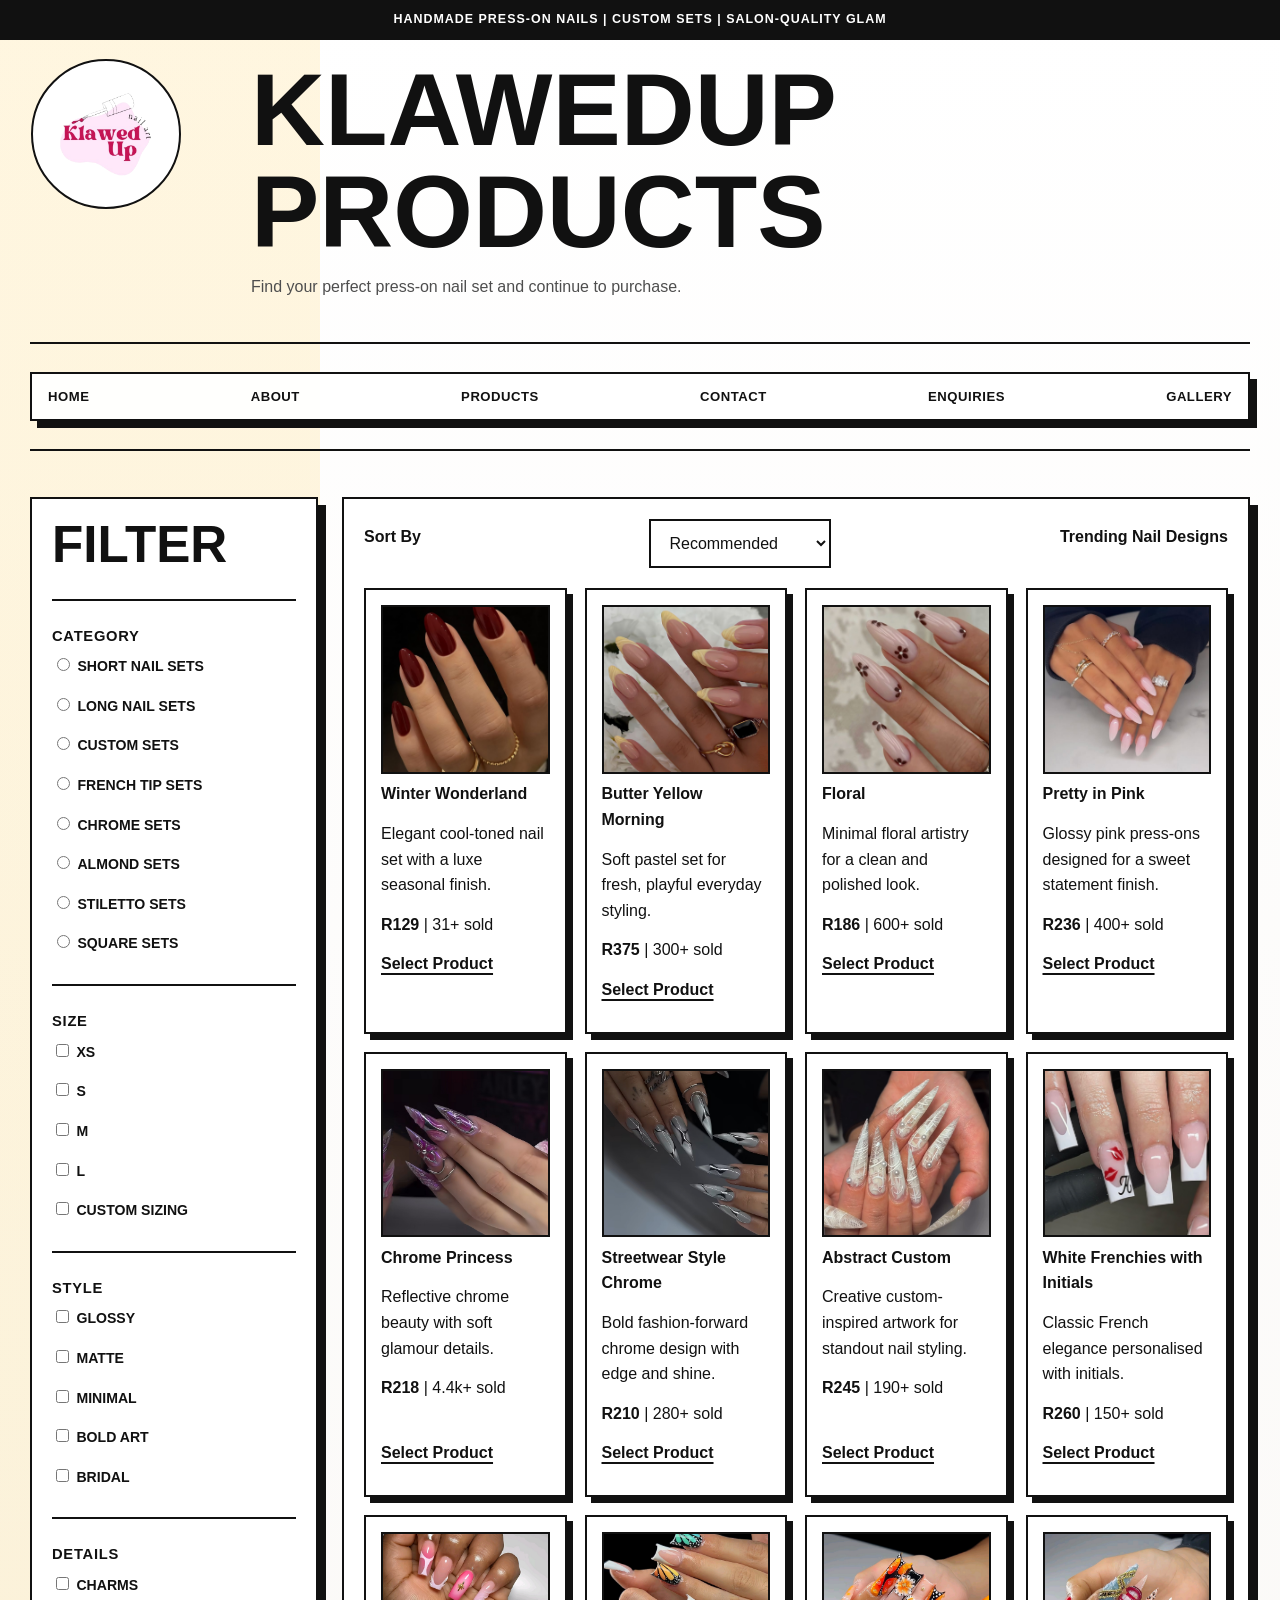
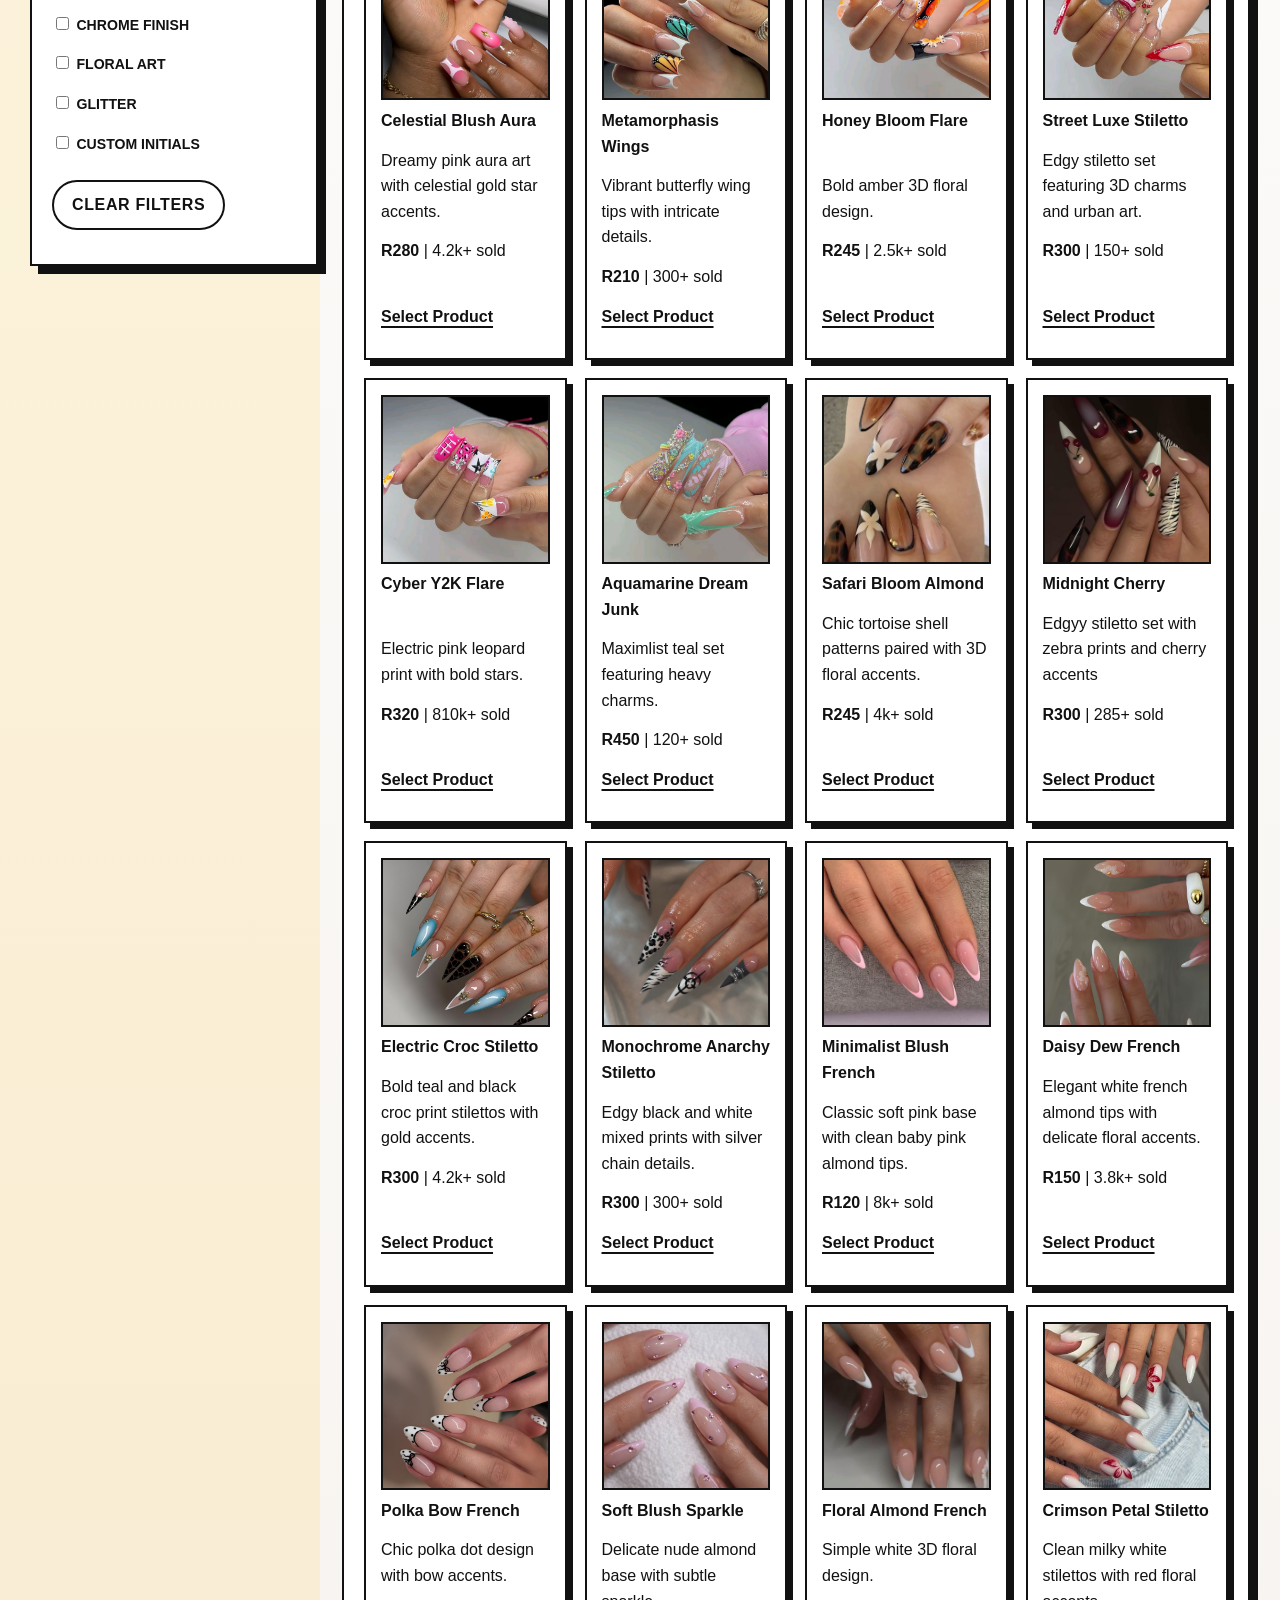
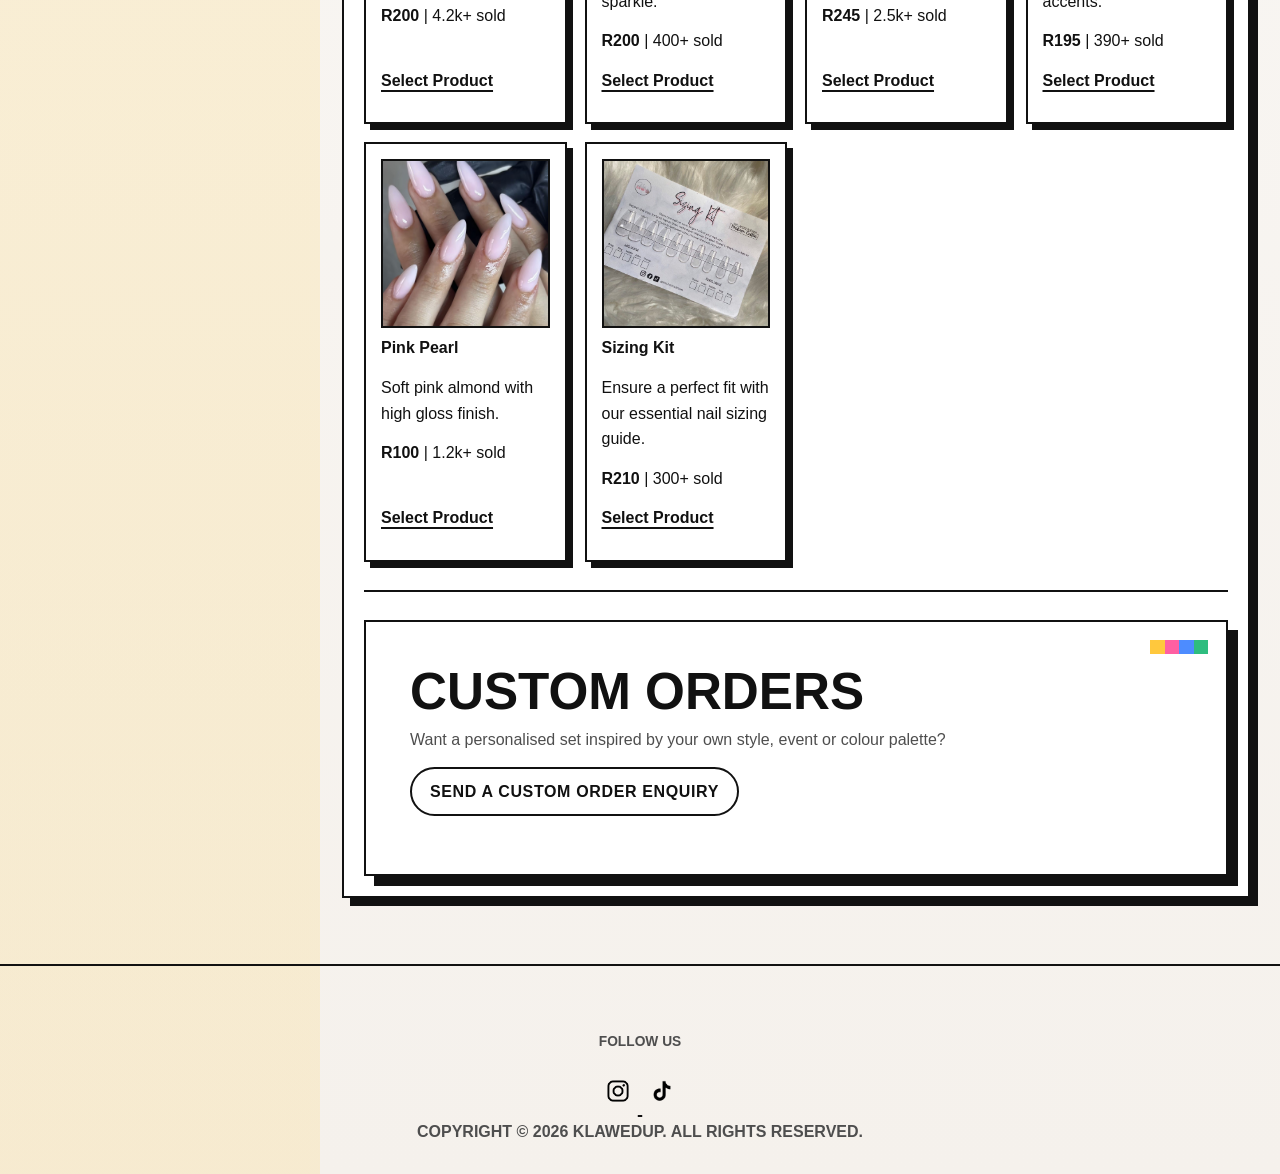
<file: products.html>
<!DOCTYPE html>
<html lang="en">
<head>
    <meta charset="UTF-8">
    <meta name="viewport" content="width=device-width, initial-scale=1.0">
    <meta name="description" content="Browse handmade press-on nails from KlawedUp. Discover custom nail sets, chrome designs, French tips, and reusable salon-quality nails.">
    <meta name="keywords" content="press-on nails, chrome nails, French tip nails, custom nail sets, minimal nails">
    <meta name="author" content="KlawedUp">

    <meta property="og:title" content="KlawedUp Products | Handmade Press-On Nails">
    <meta property="og:description" content="Browse custom press-on nails, chrome sets, French tips, and more from KlawedUp.">
    <meta property="og:type" content="website">
    <meta property="og:image" content="images/officialLogo.png">
    <meta property="og:url" content="http://127.0.0.1:5503/products.html">
    
    <link rel="stylesheet" href="/css_assets/style.css">
    <title>KlawedUp Products | Handmade Press-On Nails</title>
</head>
<body>
    <header>
        <!-- Navigation List -->
        <table width="100%">
            <tr>
                <td width="220">
                    
                        <img src="images/officialLogo.png" alt="KlawedUp logo" width="180">
                    
                </td>
                <td>
                    <h1>KlawedUp Products</h1>
                    <p>Find your perfect press-on nail set and continue to purchase.</p>
                </td>
            </tr>
        </table>
        <hr>
        <nav>
            <p>
                <a href="index.html">Home</a> |
                <a href="about_us.html">About</a> |
                <a href="products.html">Products</a> |
                <a href="contact_us.html">Contact</a> |
                <a href="enquiries.html">Enquiries</a> |
                <a href="gallery.html">Gallery</a>
            </p>
        </nav>
        <hr>
    </header>

    <main>
        <div class="product-layout">
            <aside class="filter-panel">
                <h2>Filter</h2>
                <hr>

                <form action="products.html" method="get">
                    <div class="filter-group">
                        <h3>Category</h3>
                        <p><input type="radio" id="short-sets" name="category"> <label for="short-sets">Short Nail Sets</label></p>
                        <p><input type="radio" id="long-sets" name="category"> <label for="long-sets">Long Nail Sets</label></p>
                        <p><input type="radio" id="custom-sets" name="category"> <label for="custom-sets">Custom Sets</label></p>
                        <p><input type="radio" id="french-sets" name="category"> <label for="french-sets">French Tip Sets</label></p>
                        <p><input type="radio" id="chrome-sets" name="category"> <label for="chrome-sets">Chrome Sets</label></p>
                        <p><input type="radio" id="almond-sets" name="category"> <label for="almond-sets">Almond Sets</label></p>
                        <p><input type="radio" id="stiletto-sets" name="category"> <label for="stiletto-sets">Stiletto Sets</label></p>
                        <p><input type="radio" id="square-sets" name="category"> <label for="square-sets">Square Sets</label></p>
                    </div>

                    <hr>

                    <div class="filter-group">
                        <h3>Size</h3>
                        <p><input type="checkbox" id="xs" name="size"> <label for="xs">XS</label></p>
                        <p><input type="checkbox" id="s" name="size"> <label for="s">S</label></p>
                        <p><input type="checkbox" id="m" name="size"> <label for="m">M</label></p>
                        <p><input type="checkbox" id="l" name="size"> <label for="l">L</label></p>
                        <p><input type="checkbox" id="custom-size" name="size"> <label for="custom-size">Custom Sizing</label></p>
                    </div>    

                    <hr>

                    <div class="filter-group">
                        <h3>Style</h3>
                        <p><input type="checkbox" id="glossy" name="style"> <label for="glossy">Glossy</label></p>
                        <p><input type="checkbox" id="matte" name="style"> <label for="matte">Matte</label></p>
                        <p><input type="checkbox" id="minimal" name="style"> <label for="minimal">Minimal</label></p>
                        <p><input type="checkbox" id="bold" name="style"> <label for="bold">Bold Art</label></p>
                        <p><input type="checkbox" id="bridal" name="style"> <label for="bridal">Bridal</label></p>
                    </div>

                    <hr>

                    <div class="filter-group">
                        <h3>Details</h3>
                        <p><input type="checkbox" id="charms" name="details"> <label for="charms">Charms</label></p>
                        <p><input type="checkbox" id="chrome" name="details"> <label for="chrome">Chrome Finish</label></p>
                        <p><input type="checkbox" id="flowers" name="details"> <label for="flowers">Floral Art</label></p>
                        <p><input type="checkbox" id="glitter" name="details"> <label for="glitter">Glitter</label></p>
                        <p><input type="checkbox" id="custom-initials" name="details"> <label for="custom-initials">Custom Initials</label></p>
                    </div>    

                    <p><button type="reset">Clear Filters</button></p>
                </form>
            </aside>

            <div class="catalog-panel">
                <div class="sort-row">
                    <div>
                        <p><strong>Sort By</strong></p>
                    </div>

                    <form action="products.html" method="get">
                        <label for="sort-by" class="sr-only">Sort products</label>
                        <select id="sort-by" name="sort-by">
                            <option>Recommended</option>
                            <option>Newest</option>
                            <option>Price: Low to High</option>
                            <option>Price: High to Low</option>
                        </select>
                    </form>

                    <div>
                        <p><strong>Trending Nail Designs</strong></p>
                    </div>
                </div>

                <div class="product-grid">
                    <article class="product-card">
                        <picture>
                            <img src="images/winter_wonderland.jpg" alt="Winter Wonderland cool-toned handmade press-on nail set" width="100%"
                            loading="lazy">
                        </picture>
                        <p><strong>Winter Wonderland</strong></p>
                        <p>Elegant cool-toned nail set with a luxe seasonal finish.</p>
                        <p><strong>R129</strong> | 31+ sold</p>
                        <p><a href="purchase_item.html">Select Product</a></p>
                    </article>

                    <article class="product-card">
                            <picture>
                                <img src="images/butter_yellow_morning.jpg" alt="Butter Yellow Morning pastel handmade press-on nail set" width="100%" loading="lazy">
                            </picture>
                            <p><strong>Butter Yellow Morning</strong></p>
                            <p>Soft pastel set for fresh, playful everyday styling.</p>
                            <p><strong>R375</strong> | 300+ sold</p>
                            <p><a href="purchase_item.html">Select Product</a></p>
                    </article>

                    <article class="product-card">
                        <picture>
                            <img src="images/floral.jpg" alt="Floral handmade press-on nail set with minimal flower art" width="100%" loading="lazy">
                        </picture>
                            <p><strong>Floral</strong></p>
                            <p>Minimal floral artistry for a clean and polished look.</p>
                            <p><strong>R186</strong> | 600+ sold</p>
                            <p><a href="purchase_item.html">Select Product</a></p>
                    </article>

                    <article class="product-card">
                        <picture>
                            <img src="images/pretty_in_pink.jpg" alt="Pretty in Pink glossy handmade press-on nail set" width="100%" loading="lazy">
                        </picture>
                        <p><strong>Pretty in Pink</strong></p>
                        <p>Glossy pink press-ons designed for a sweet statement finish.</p>
                        <p><strong>R236</strong> | 400+ sold</p>
                        <p><a href="purchase_item.html">Select Product</a></p>
                    </article>

                    <article class="product-card">
                        <picture>
                            <img src="images/chrome_princess.jpg" alt="Chrome Princess reflective chrome handmade press-on nail set" width="100%" loading="lazy">
                        </picture>
                        <p><strong>Chrome Princess</strong></p>
                        <p>Reflective chrome beauty with soft glamour details.</p>
                        <p><strong>R218</strong> | 4.4k+ sold</p>
                        <br>
                        <p><a href="purchase_item.html">Select Product</a></p>
                    </article>

                    <article class="product-card">
                        <picture>
                            <img src="images/streetwear_style_chrome.jpg" alt="Streetwear Style Chrome bold handmade press-on nail set" width="100%" loading="lazy">
                        </picture>
                        <p><strong>Streetwear Style Chrome</strong></p>
                        <p>Bold fashion-forward chrome design with edge and shine.</p>
                        <p><strong>R210</strong> | 280+ sold</p>
                        <p><a href="purchase_item.html">Select Product</a></p>
                    </article>

                    <article class="product-card">
                        <picture>
                            <img src="images/abstract_custom.jpg" alt="Abstract Custom creative handmade press-on nail set" width="100%" loading="lazy">
                        </picture>
                        <p><strong>Abstract Custom</strong></p>
                        <p>Creative custom-inspired artwork for standout nail styling.</p>
                        <p><strong>R245</strong> | 190+ sold</p>
                        <br>
                        <p><a href="purchase_item.html">Select Product</a></p>
                    </article>

                    <article class="product-card">
                        <picture>
                            <img src="images/white_frenchies_with_initials.jpg" alt="White Frenchies with Initials personalised French tip press-on nail set" width="100%" loading="lazy">
                        </picture>
                        <p><strong>White Frenchies with Initials</strong></p>
                        <p>Classic French elegance personalised with initials.</p>
                        <p><strong>R260</strong> | 150+ sold</p>
                        <p><a href="purchase_item.html">Select Product</a></p>
                    </article>

                    <article class="product-card">
                        <picture>
                            <img src="images/celestial_blush_aura.jpg" alt="Celestial Blush Aura pink aura nail set with gold star accents" width="100%" loading="lazy">
                        </picture>
                        <p><strong>Celestial Blush Aura</strong></p>
                        <p>Dreamy pink aura art with celestial gold star accents.</p>
                        <p><strong>R280</strong> | 4.2k+ sold</p>
                        <br>
                        <p><a href="purchase_item.html">Select Product</a></p>
                    </article>

                    <article class="product-card">
                        <picture>
                            <img src="images/metamorphasis_wings.jpg" alt="Metamorphasis Wings butterfly nail set with blue accents" width="100%" loading="lazy">
                        </picture>
                        <p><strong>Metamorphasis Wings</strong></p>
                        <p>Vibrant butterfly wing tips with intricate details.</p>
                        <p><strong>R210</strong> | 300+ sold</p>
                        <p><a href="purchase_item.html">Select Product</a></p>
                    </article>

                    <article class="product-card">
                        <picture>
                            <img src="images/honey_bloom_flare.jpg" alt="Orange floral nail set" width="100%" loading="lazy">
                        </picture>
                        <p><strong>Honey Bloom Flare</strong></p>
                        <br>
                        <p>Bold amber 3D floral design.</p>
                        <p><strong>R245</strong> | 2.5k+ sold</p>
                        <br>
                        <p><a href="purchase_item.html">Select Product</a></p>
                    </article>

                    <article class="product-card">
                        <picture>
                            <img src="images/street_luxe_stiletto.jpg" alt="Street Luxe Stiletto nail set with charms and urban art" width="100%" loading="lazy">
                        </picture>
                        <p><strong>Street Luxe Stiletto</strong></p>
                        <p>Edgy stiletto set featuring 3D charms and urban art.</p>
                        <p><strong>R300</strong> | 150+ sold</p>
                        <br>
                        <p><a href="purchase_item.html">Select Product</a></p>
                    </article>

                    <article class="product-card">
                        <picture>
                            <img src="images/cyber_y2k_flare.jpg" alt="Cyber Y2K Flare electric pink leopard print nail set" width="100%" loading="lazy">
                        </picture>
                        <p><strong>Cyber Y2K Flare</strong></p>
                        <br>
                        <p>Electric pink leopard print with bold stars.</p>
                        <p><strong>R320</strong> | 810k+ sold</p>
                        <br>
                        <p><a href="purchase_item.html">Select Product</a></p>
                    </article>

                    <article class="product-card">
                        <picture>
                            <img src="images/aquamarine_dream_junk.jpg" alt="Aquamarine Dream Junk colourful teal charms, colourful maximalist nail set" width="100%" loading="lazy">
                        </picture>
                        <p><strong>Aquamarine Dream Junk</strong></p>
                        <p>Maximlist teal set featuring heavy charms.</p>
                        <p><strong>R450</strong> | 120+ sold</p>
                        <p><a href="purchase_item.html">Select Product</a></p>
                    </article>

                    <article class="product-card">
                        <picture>
                            <img src="images/safari_bloom_almond.jpg" alt="Safari Bloom Almond tortoise shell floral nail set" width="100%" loading="lazy">
                        </picture>
                        <p><strong>Safari Bloom Almond</strong></p>
                        <p>Chic tortoise shell patterns paired with 3D floral accents.</p>
                        <p><strong>R245</strong> | 4k+ sold</p>
                        <br>
                        <p><a href="purchase_item.html">Select Product</a></p>
                    </article>

                    <article class="product-card">
                        <picture>
                            <img src="images/midnight_cherry.jpg" alt="Midnight Cherry zebra print nail set with cherry accents" width="100%" loading="lazy">
                        </picture>
                        <p><strong>Midnight Cherry</strong></p>
                        <p>Edgyy stiletto set with zebra prints and cherry accents</p>
                        <p><strong>R300</strong> | 285+ sold</p>
                        <br>
                        <p><a href="purchase_item.html">Select Product</a></p>
                    </article>

                    <article class="product-card">
                        <picture>
                            <img src="images/electric_croc_stiletto.jpg" alt="Electric Croc Stiletto teal and black croc print nail set" width="100%" loading="lazy">
                        </picture>
                        <p><strong>Electric Croc Stiletto</strong></p>
                        <p>Bold teal and black croc print stilettos with gold accents.</p>
                        <p><strong>R300</strong> | 4.2k+ sold</p>
                        <br>
                        <p><a href="purchase_item.html">Select Product</a></p>
                    </article>

                    <article class="product-card">
                        <picture>
                            <img src="images/monochrome_anarchy_stiletto.jpg" alt="Monochrome Anarchy Stiletto black and white nail set" width="100%" loading="lazy">
                        </picture>
                        <p><strong>Monochrome Anarchy Stiletto</strong></p>
                        <p>Edgy black and white mixed prints with silver chain details.</p>
                        <p><strong>R300</strong> | 300+ sold</p>
                        <p><a href="purchase_item.html">Select Product</a></p>
                    </article>

                    <article class="product-card">
                        <picture>
                            <img src="images/minimalist_blush_french.jpg" alt="Minimalist Blush French pink almond french tip nail set" width="100%" loading="lazy">
                        </picture>
                        <p><strong>Minimalist Blush French</strong></p>
                        <p>Classic soft pink base with clean baby pink almond tips.</p>
                        <p><strong>R120</strong> | 8k+ sold</p>
                        <p><a href="purchase_item.html">Select Product</a></p>
                    </article>

                    <article class="product-card">
                        <picture>
                            <img src="images/daisy_dew_french.jpg" alt="Daisy Dew French white floral french tip nail set" width="100%" loading="lazy">
                        </picture>
                        <p><strong>Daisy Dew French</strong></p>
                        <p>Elegant white french almond tips with delicate floral accents.</p>
                        <p><strong>R150</strong> | 3.8k+ sold</p>
                        <br>
                        <p><a href="purchase_item.html">Select Product</a></p>
                    </article>

                    <article class="product-card">
                        <picture>
                            <img src="images/polka_bow_french.jpg" alt="Polka Bow French polka dot nail set with bow accents" width="100%" loading="lazy">
                        </picture>
                        <p><strong>Polka Bow French</strong></p>
                        <p>Chic polka dot design with bow accents.</p>
                        <p><strong>R200</strong> | 4.2k+ sold</p>
                        <br>
                        <p><a href="purchase_item.html">Select Product</a></p>
                    </article>

                    <article class="product-card">
                        <picture>
                            <img src="images/soft_blush_sparkle.jpg" alt="Soft Blush Sparkle pink french tip nail set with rhinestones" width="100%" loading="lazy">
                        </picture>
                        <p><strong>Soft Blush Sparkle</strong></p>
                        <p>Delicate nude almond base with subtle sparkle.</p>
                        <p><strong>R200</strong> | 400+ sold</p>
                        <p><a href="purchase_item.html">Select Product</a></p>
                    </article>

                    <article class="product-card">
                        <picture>
                            <img src="images/floral_almond_french.jpg" alt="White 3D Floral Almond French nail set" width="100%" loading="lazy">
                        </picture>
                        <p><strong>Floral Almond French</strong></p>
                        <p>Simple white 3D floral design.</p>
                        <p><strong>R245</strong> | 2.5k+ sold</p>
                        <br>
                        <p><a href="purchase_item.html">Select Product</a></p>
                    </article>

                    <article class="product-card">
                        <picture>
                            <img src="images/crimson_petal_stiletto.jpg" alt="Crimson Petal Stiletto milky white floral nail set" width="100%" loading="lazy">
                        </picture>
                        <p><strong>Crimson Petal Stiletto</strong></p>
                        <p>Clean milky white stilettos with red floral accents.</p>
                        <p><strong>R195</strong> | 390+ sold</p>
                        <p><a href="purchase_item.html">Select Product</a></p>
                    </article>

                    <article class="product-card">
                        <picture>
                            <img src="images/pink_pearl.jpg" alt="Pink Pearl plain baby pink almond nail set" width="100%" loading="lazy">
                        </picture>
                        <p><strong>Pink Pearl</strong></p>
                        <p>Soft pink almond with high gloss finish.</p>
                        <p><strong>R100</strong> | 1.2k+ sold</p>
                        <br>
                        <p><a href="purchase_item.html">Select Product</a></p>
                    </article>

                    <article class="product-card">
                        <picture>
                            <img src="images/sizingkit.jpg" alt="KlawedUp sizing kit" width="100%" loading="lazy">
                        </picture>
                        <p><strong>Sizing Kit</strong></p>
                        <p>Ensure a perfect fit with our essential nail sizing guide.</p>
                        <p><strong>R210</strong> | 300+ sold</p>
                        <p><a href="purchase_item.html">Select Product</a></p>
                    </article>
                </div>
                <p class="no-results" hidden>No products match your selected filters.</p>

                <hr>

                <section>
                    <h2>Custom Orders</h2>
                    <p>Want a personalised set inspired by your own style, event or colour palette?</p>
                    <p><a href="enquiries.html">Send a custom order enquiry</a></p>
                </section>
            </div>
        </div>
    </main>
    
    <hr>
    <footer>
        <h4 align = "center">Follow Us</h4>
        <p align = "center">
            <a target = "_blank" href="https://www.instagram.com/klawedup.co?utm_source=qr&igsh=b3dlc2h4dDZibWM2">
                <img src="images/instaLogo.png" alt="Instagram" width = "40">
            </a>
            <a target = "_blank" href="https://www.tiktok.com/@klawedup.co?_r=1&_t=ZS-95b07XnOkh0">
                <img src="images/tiktokLogo.png" alt="TikTok" width = "40">
            </a>
        </p>

        <div>
            <p align = "center">Copyright © 2026 KlawedUp. All rights reserved.</p>
        </div>
    </footer>
    <script src="js_assets/script.js"></script>
</body>
</html>
</file>
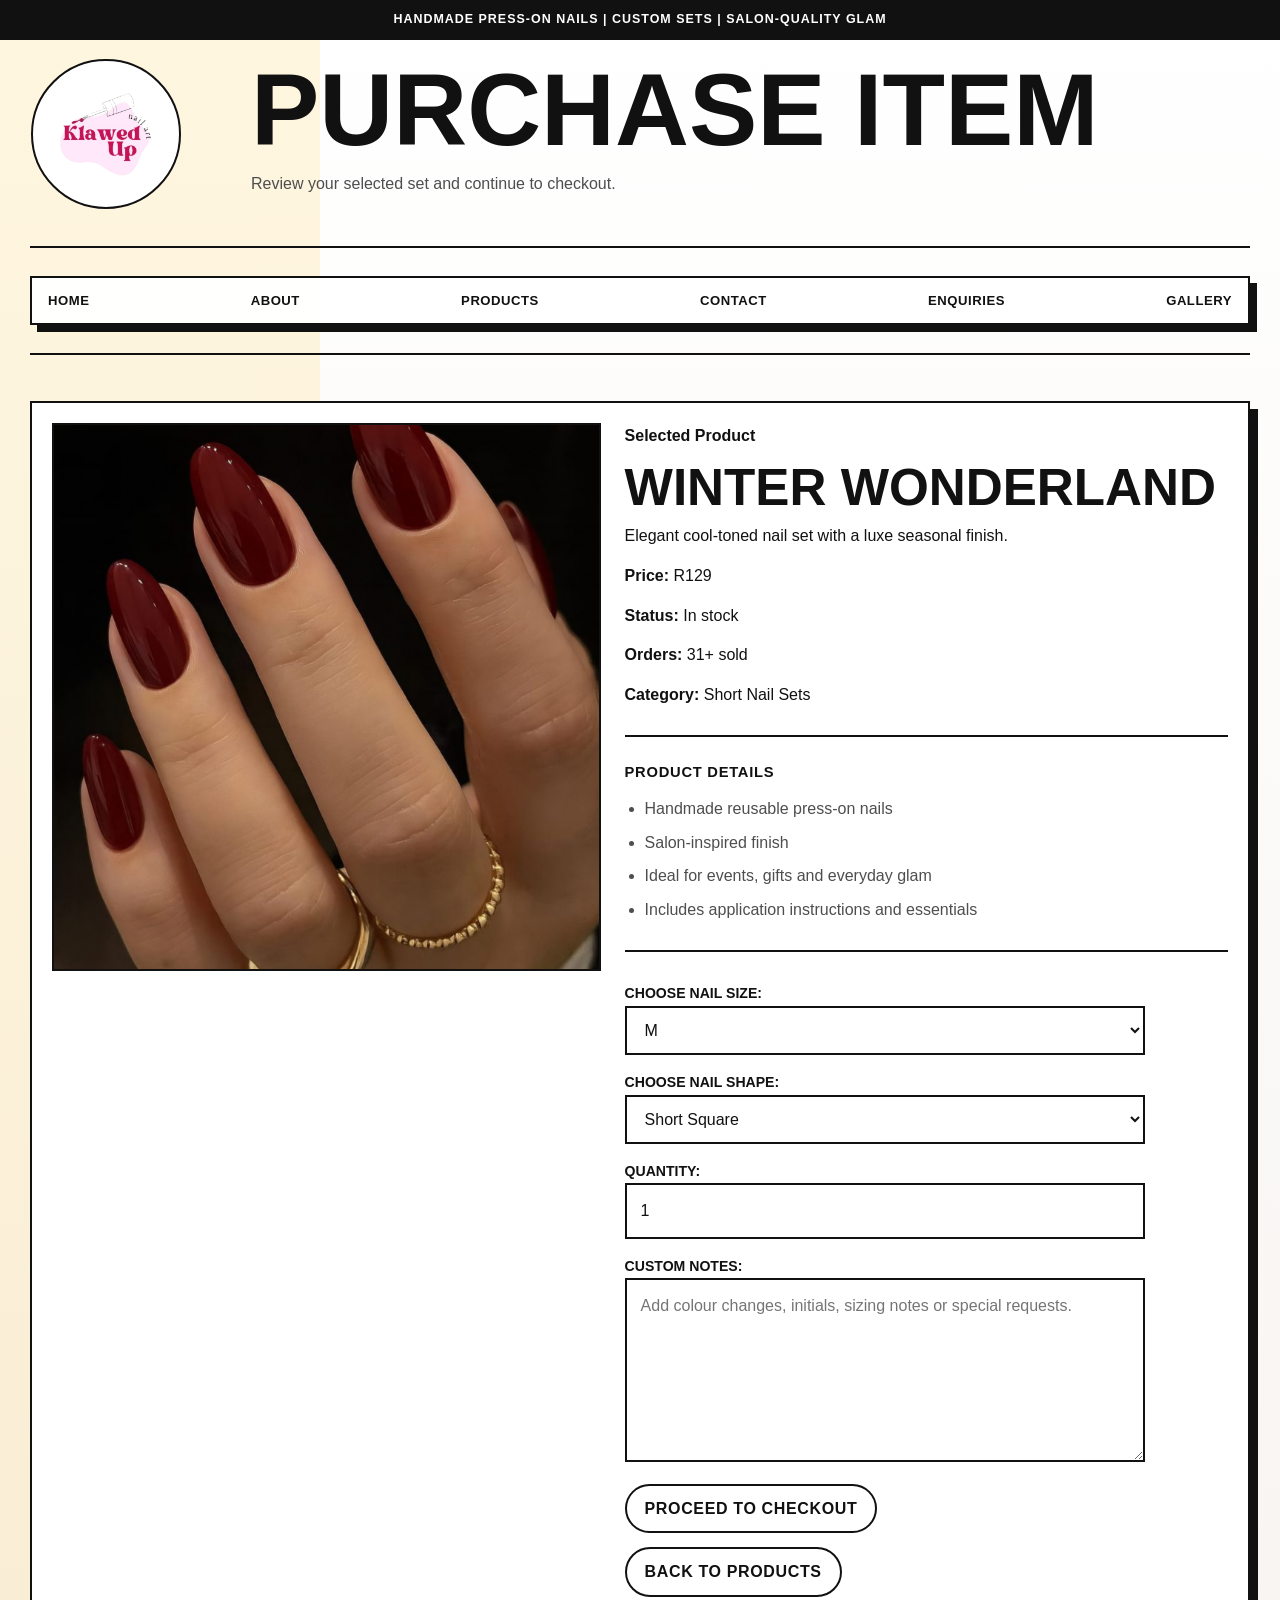
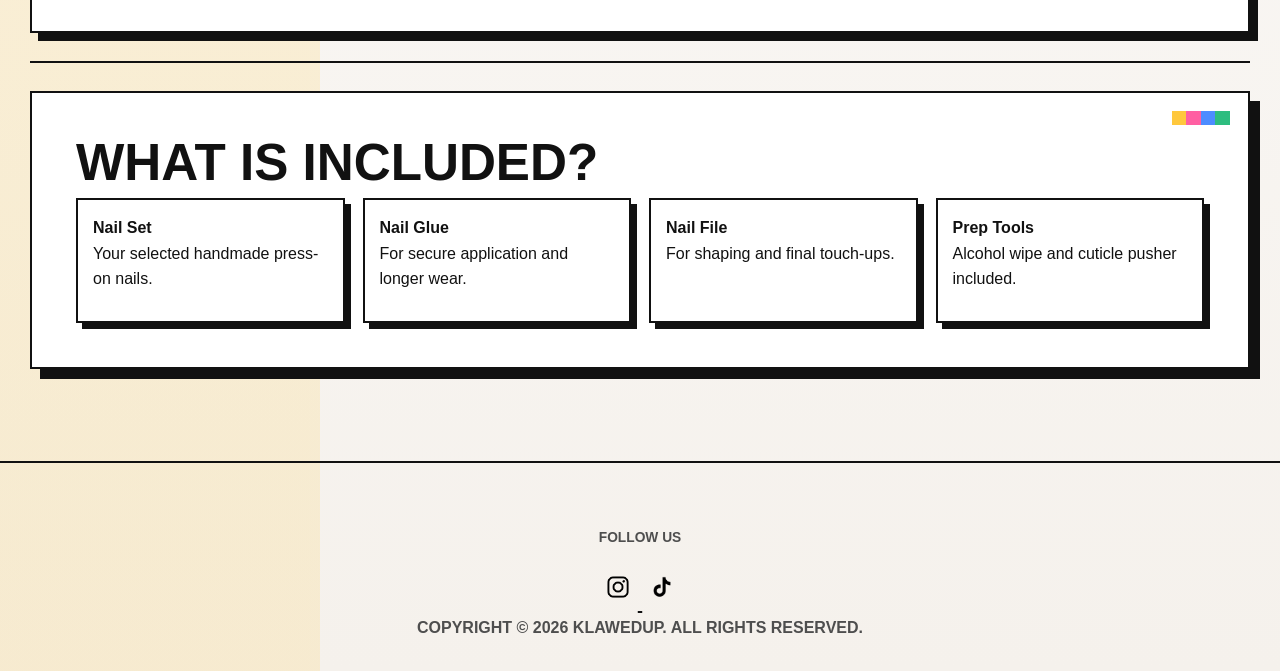
<file: purchase_item.html>
<!DOCTYPE html>
<html lang="en">
<head>
    <meta charset="UTF-8">
    <meta name="viewport" content="width=device-width, initial-scale=1.0">
    <meta name="description" content="Review your selected KlawedUp press-on nail set, choose your size and shape, and continue to checkout.">
    <meta name="author" content="KlawedUp">

    <meta property="og:title" content="Purchase Press-On Nails | KlawedUp">
    <meta property="og:description" content="Review your selected KlawedUp press-on nail set, choose your size and shape, and continue to checkout.">
    <meta property="og:type" content="website">
    <meta property="og:image" content="images/officialLogo.png">
    <meta property="og:url" content="http://127.0.0.1:5503/purchase_item.html">
    
    <link rel="stylesheet" href="/css_assets/style.css">
    <title>Purchase Press-On Nails | KlawedUp</title>
</head>
<body>
    <header>
        <!-- Navigation List -->
        <table width="100%">
            <tr>
                <td width="220">
                    
                        <img src="images/officialLogo.png" alt="KlawedUp logo" width="180">
                    
                </td>
                <td>
                    <h1>Purchase Item</h1>
                    <p>Review your selected set and continue to checkout.</p>
                </td>
            </tr>
        </table>
        <hr>
        <nav>
            <p>
                <a href="index.html">Home</a> |
                <a href="about_us.html">About</a> |
                <a href="products.html">Products</a> |
                <a href="contact_us.html">Contact</a> |
                <a href="enquiries.html">Enquiries</a> |
                <a href="gallery.html">Gallery</a>
            </p>
        </nav>
        <hr>
    </header>

    <main>
        <div class="purchase-layout">
            <div class="purchase-media">
                <picture>
                    <img src="images/winter_wonderland.jpg" alt="Winter Wonderland cool-toned handmade press-on nail set" width="100%">
                </picture>
                
                
            </div>

            <div>
                <p><strong>Selected Product</strong></p>
                    <h2 data-product-name>Winter Wonderland</h2>
                    <p data-product-description>Elegant cool-toned nail set with a luxe seasonal finish.</p>
                    <p><strong>Price:</strong> <span data-product-price>R129</span></p>
                    <p><strong>Status:</strong> <span data-product-status>In stock</span></p>
                    <p><strong>Orders:</strong> <span data-product-orders>31+ sold</span></p>
                    <p><strong>Category:</strong> <span data-product-category>Short Nail Sets</span></p>

                    <hr>

                    <h3>Product Details</h3>
                    <ul>
                        <li>Handmade reusable press-on nails</li>
                        <li>Salon-inspired finish</li>
                        <li>Ideal for events, gifts and everyday glam</li>
                        <li>Includes application instructions and essentials</li>
                    </ul>

                    <hr>

                    <form action="checkout.html" method="get">
                        <input type="hidden" name="product" value="winter-wonderland">
                        <p>
                            <label for="size">Choose Nail Size:</label><br>
                            <select id="size" name="size">
                                <option>XS</option>
                                <option>S</option>
                                <option selected>M</option>
                                <option>L</option>
                                <option>Custom Sizing</option>
                            </select>
                        </p>

                        <p>
                            <label for="shape">Choose Nail Shape:</label><br>
                            <select id="shape" name="shape">
                                <option selected>Short Square</option>
                                <option>Medium Almond</option>
                                <option>Long Coffin</option>
                                <option>Stiletto</option>
                            </select>
                        </p>

                        <p>
                            <label for="quantity">Quantity:</label><br>
                            <input type="number" id="quantity" name="quantity" value="1" min="1" max="10">
                        </p>

                        <p>
                            <label for="notes">Custom Notes:</label><br>
                            <textarea id="notes" name="notes" rows="6" cols="45" placeholder="Add colour changes, initials, sizing notes or special requests."></textarea>
                        </p>

                        <p>
                            <button type="submit">Proceed to Checkout</button>
                        </p>
                    </form>

                    <p><a href="products.html">Back to products</a></p>
            </div>
        </div>

        <hr>
       
        <section>
            <h2>What is included?</h2>
            <div class="details-grid">
                <article class="detail-card">
                    <strong>Nail Set</strong>
                    <p>Your selected handmade press-on nails.</p>
                </article>
                <article class="detail-card">
                    <strong>Nail Glue</strong>
                    <p>For secure application and longer wear.</p>
                </article>
                <article class="detail-card">
                    <strong>Nail File</strong>
                    <p>For shaping and final touch-ups.</p>
                </article>
                <article class="detail-card">
                    <strong>Prep Tools</strong>
                    <p>Alcohol wipe and cuticle pusher included.</p>
                </article>
            </div>
        </section>
    </main>
    
    <hr>
   <footer>
        <h4 align = "center">Follow Us</h4>
        <p align = "center">
            <a target = "_blank" href="https://www.instagram.com/klawedup.co?utm_source=qr&igsh=b3dlc2h4dDZibWM2">
                <img src="images/instaLogo.png" alt="Instagram" width = "40">
            </a>
            <a target = "_blank" href="https://www.tiktok.com/@klawedup.co?_r=1&_t=ZS-95b07XnOkh0">
                <img src="images/tiktokLogo.png" alt="TikTok" width = "40">
            </a>
        </p>

        <div>
            <p align = "center">Copyright © 2026 KlawedUp. All rights reserved.</p>
        </div>
   </footer>
   <script src="js_assets/script.js"></script>
</body>
</html>
</file>
<file: css_assets/style.css>
* { box-sizing: border-box; }

:root {
    --ink: #111111;
    --soft-ink: #4e4e4e;
    --paper: #ffffff;
    --wash: #f5f1ec;
    --sun: #ffc83d;
    --pink: #ff5fa2;
    --blue: #4d8cff;
    --green: #2ebd7f;
}

html { scroll-behavior: smooth; }

body {
    margin: 0;
    color: var(--ink);
    font-family: Arial, Helvetica, sans-serif;
    line-height: 1.6;
    background: linear-gradient(90deg, rgba(255, 200, 61, 0.16) 0 25%, transparent 25%),
                linear-gradient(180deg, #ffffff 0, var(--wash) 100%);
}

body::before {
    content: "HANDMADE PRESS-ON NAILS  |  CUSTOM SETS  |  SALON-QUALITY GLAM";
    display: block;
    padding: 10px 16px;
    color: #ffffff;
    background: var(--ink);
    font-size: 0.78rem;
    font-weight: 900;
    letter-spacing: 0.08em;
    text-align: center;
}

body > header,
body > main,
body > footer {
    width: min(1220px, calc(100% - 32px));
    margin-inline: auto;
}

header { padding-top: 18px; }
header table { border-collapse: collapse; }
header td, main td { vertical-align: top; }

header img {
    max-width: 150px;
    height: auto;
    border: 2px solid var(--ink);
    border-radius: 50%;
    background: #ffffff;
}

h1, h2, h3, p { margin-top: 0; }

h1, h2, h3 {
    margin-bottom: 10px;
    color: var(--ink);
    line-height: 1;
    font-weight: 900;
    text-transform: uppercase;
}

h1 { max-width: 850px; font-size: clamp(2.8rem, 8vw, 7.6rem); }
h2 { font-size: clamp(1.8rem, 4vw, 3.5rem); }
h3 { font-size: 0.92rem; letter-spacing: 0.05em; }
p { margin-bottom: 14px; font-size: 1rem; }

header p, section > p, main > p, li, .muted { color: var(--soft-ink); }

a {
    color: var(--ink);
    font-weight: 900;
    text-decoration-thickness: 2px;
    text-underline-offset: 4px;
}

a:hover, a:focus { color: var(--pink); }
a:visited { color: #7a2a56; }

nav {
    position: sticky;
    top: 0;
    z-index: 5;
    margin-top: 18px;
    padding: 12px 16px;
    border: 2px solid var(--ink);
    background: rgba(255, 255, 255, 0.94);
    box-shadow: 7px 7px 0 var(--ink);
}

nav p,
.sort-row,
.filter-option {
    display: flex;
    align-items: center;
}

nav p {
    flex-wrap: wrap;
    justify-content: center;
    gap: 8px 22px;
    margin: 0;
    color: transparent;
}

nav a {
    color: var(--ink);
    font-size: 0.82rem;
    letter-spacing: 0.08em;
    text-decoration: none;
    text-transform: uppercase;
}

.success-popup {
    position: fixed;
    right: 1.5rem;
    bottom: 1.5rem;
    z-index: 20;
    max-width: min(22rem, calc(100% - 2rem));
    padding: 12px 16px;
    border: 2px solid var(--ink);
    color: var(--ink);
    background: rgba(255, 255, 255, 0.94);
    box-shadow: 7px 7px 0 var(--ink);
    font-size: 0.82rem;
    font-weight: 900;
    letter-spacing: 0.08em;
    text-transform: uppercase;
    animation: success-popup-hide 4s ease forwards;
}

@keyframes success-popup-hide {
    0%, 70% {
        opacity: 1;
        visibility: visible;
        transform: translateY(0);
    }

    100% {
        opacity: 0;
        visibility: hidden;
        transform: translateY(0.75rem);
        pointer-events: none;
    }
}

.menu-toggle {
    display: none;
}

.filter-toggle {
    display: none;
}

nav a:focus-visible,
button:focus-visible,
input:focus-visible,
select:focus-visible,
textarea:focus-visible {
    outline: 0.1875rem dashed var(--pink);
    outline-offset: 0.1875rem;
}

hr {
    height: 2px;
    margin: 28px 0;
    border: 0;
    background: var(--ink);
}

main { padding: 18px 0 38px; }
main > section, main > table, main > h2, main > p { margin-bottom: 26px; }

section,
.filter-panel,
.catalog-panel,
.purchase-layout,
.checkout-summary,
.product-card,
.feature-card,
.detail-card,
section table td,
main > table table td,
main > table > tbody > tr > td:first-child {
    border: 2px solid var(--ink);
    background: #ffffff;
}

section {
    position: relative;
    padding: clamp(20px, 4vw, 44px);
    box-shadow: 10px 10px 0 var(--ink);
}

section::after {
    content: "";
    position: absolute;
    top: 18px;
    right: 18px;
    width: 58px;
    height: 14px;
    background: linear-gradient(90deg, var(--sun) 25%, var(--pink) 25% 50%, var(--blue) 50% 75%, var(--green) 75%);
}

.faq {
    background: linear-gradient(135deg, rgba(255, 200, 61, 0.28), rgba(255, 95, 162, 0.11) 52%, rgba(77, 140, 255, 0.11)), #ffffff;
}

.faq-list {
    display: grid;
    gap: 1rem;
}

.faq-item {
    display: grid;
    gap: 0.75rem;
}

.faq-question {
    display: flex;
    width: 100%;
    min-height: 0;
    align-items: center;
    justify-content: space-between;
    gap: 1rem;
    padding: 16px 22px;
    border: 2px solid var(--ink);
    border-radius: 0;
    color: var(--ink);
    background: #ffffff;
    box-shadow: none;
    font-size: clamp(1rem, 2.2vw, 1.35rem);
    font-weight: 900;
    letter-spacing: 0.06em;
    line-height: 1.2;
    text-align: left;
    text-transform: uppercase;
}

.faq-question[aria-expanded="true"] {
    box-shadow: 6px 6px 0 var(--pink);
}

.faq-question:hover,
.faq-question:focus {
    color: var(--ink);
    background: #ffffff;
    box-shadow: 6px 6px 0 var(--pink);
}

.faq-icon {
    flex: 0 0 auto;
    font-size: 1.25rem;
    line-height: 1;
}

.faq-answer {
    padding: 22px;
    border: 2px solid var(--ink);
    background: #ffffff;
    box-shadow: 7px 7px 0 var(--ink);
}

.faq-answer p:last-child,
.faq-answer ul:last-child {
    margin-bottom: 0;
}

main > section:first-child {
    display: flex;
    flex-direction: column;
    gap: clamp(22px, 4vw, 34px);
    min-height: 0;
    overflow: hidden;
    background: linear-gradient(135deg, rgba(255, 200, 61, 0.32), rgba(255, 95, 162, 0.13) 48%, rgba(77, 140, 255, 0.13)), #ffffff;
}

main > section:first-child h2 { font-size: clamp(2.6rem, 6vw, 6rem); }
main > section:first-child h2 {
    max-width: 980px;
    font-size: clamp(2.4rem, 5vw, 4.8rem);
}

.hero-copy {
    display: flex;
    flex-direction: column;
    justify-content: center;
    gap: 1rem;
}

img { max-width: 100%; }

main img {
    border: 2px solid var(--ink);
    border-radius: 0;
    background: #ffffff;
}

.hero-media img {
    display: block;
    height: auto;
    box-shadow: 8px 8px 0 var(--ink);
}

.hero-media img,
.product-card img,
.feature-card img,
.purchase-media > picture img,
.summary-image img,
section table td img,
main > table table td img {
    width: 100%;
    object-fit: cover;
}

.product-card img,
.feature-card img,
.purchase-media > picture img,
.summary-image img,
section table td img,
main > table table td img {
    aspect-ratio: 1 / 1;
}

table { width: 100%; }

.featured-grid,
.product-grid,
.details-grid,
.product-layout,
.purchase-layout,
.checkout-summary {
    display: grid;
    gap: 1.125rem;
}

.featured-grid { grid-template-columns: repeat(3, minmax(0, 1fr)); }
.product-grid, .details-grid { grid-template-columns: repeat(4, minmax(0, 1fr)); }
.product-layout { grid-template-columns: minmax(14rem, 18rem) minmax(0, 1fr); align-items: start; }
.purchase-layout { grid-template-columns: minmax(18rem, 1fr) minmax(20rem, 1.1fr); }
.checkout-summary { grid-template-columns: minmax(14rem, 18rem) minmax(0, 1fr); align-items: start; }
.product-layout, .purchase-layout, .checkout-summary { gap: 1.5rem; }

.filter-panel,
.catalog-panel,
.purchase-layout,
.checkout-summary {
    padding: 1.25rem;
    box-shadow: 0.5rem 0.5rem 0 var(--ink);
}

.product-card,
.feature-card,
.detail-card {
    padding: 0.9375rem;
    box-shadow: 0.375rem 0.375rem 0 var(--ink);
}

.product-card picture,
.feature-card picture,
.purchase-media picture,
.summary-image picture {
    display: block;
}

.sort-row {
    flex-wrap: wrap;
    justify-content: space-between;
    gap: 1rem;
    margin-bottom: 1.25rem;
}

.sort-row form { max-width: none; }
.filter-group { margin-bottom: 1.5rem; }
.filter-option { gap: 0.625rem; margin-bottom: 0.75rem; }

main table {
    border-collapse: separate;
    border-spacing: 18px;
}

section table td,
main > table table td {
    padding: 15px;
    box-shadow: 6px 6px 0 var(--ink);
}

main > table > tbody > tr > td:first-child {
    padding: 18px;
    box-shadow: 8px 8px 0 var(--ink);
}

main > table > tbody > tr > td:first-child h2 { font-size: 1.6rem; }
main > table > tbody > tr > td:first-child p { margin-bottom: 10px; }

ul { padding-left: 20px; }
li { margin-bottom: 8px; }
form { max-width: 720px; }

label {
    color: var(--ink);
    font-size: 0.88rem;
    font-weight: 900;
    text-transform: uppercase;
}

input, select, textarea, button {
    max-width: 100%;
    font: inherit;
}

input[type="text"],
input[type="email"],
input[type="tel"],
input[type="number"],
select,
textarea {
    width: min(100%, 520px);
    padding: 13px 14px;
    border: 2px solid var(--ink);
    border-radius: 0;
    color: var(--ink);
    background: #ffffff;
}

input:hover, select:hover, textarea:hover { border-color: var(--pink); }
input:focus, select:focus, textarea:focus { border-color: var(--blue); }
input[type="radio"], input[type="checkbox"] { accent-color: var(--ink); }

button,
body a[href="products.html"],
body a[href="purchase_item.html"],
body a[href="checkout.html"],
body a[href="enquiries.html"],
body a[href="about_us.html"],
body a[href="contact_us.html"],
body a[href="index.html"],
body a[href="gallery.html"] {
    display: inline-block;
    min-height: 42px;
    padding: 10px 18px;
    border: 2px solid var(--ink);
    border-radius: 999px;
    color: var(--ink);
    background: #ffffff;
    box-shadow: none;
    cursor: pointer;
    font-weight: 900;
    letter-spacing: 0.04em;
    text-decoration: none;
    text-transform: uppercase;
}

button:hover,
button:focus,
body a[href="products.html"]:hover,
body a[href="purchase_item.html"]:hover,
body a[href="checkout.html"]:hover,
body a[href="enquiries.html"]:hover,
body a[href="about_us.html"]:hover,
body a[href="contact_us.html"]:hover,
body a[href="index.html"]:hover,
body a[href="gallery.html"]:hover {
    color: var(--ink);
    background: #ffffff;
    box-shadow: 5px 5px 0 var(--pink);
}

button:active,
body a[href="products.html"]:active,
body a[href="purchase_item.html"]:active,
body a[href="checkout.html"]:active,
body a[href="enquiries.html"]:active,
body a[href="about_us.html"]:active,
body a[href="contact_us.html"]:active,
body a[href="index.html"]:active,
body a[href="gallery.html"]:active {
    transform: translate(0.125rem, 0.125rem);
    box-shadow: 0.1875rem 0.1875rem 0 var(--pink);
}

nav a,
nav a[href] {
    display: inline;
    min-height: 0;
    padding: 0;
    border: 0;
    color: var(--ink);
    background: transparent;
    box-shadow: none;
}

nav a:hover,
nav a:focus,
nav a[href]:hover,
nav a[href]:focus {
    color: var(--pink);
    background: transparent;
    box-shadow: none;
}

.sr-only {
    position: absolute;
    width: 1px;
    height: 1px;
    padding: 0;
    margin: -1px;
    overflow: hidden;
    clip: rect(0, 0, 0, 0);
    white-space: nowrap;
    border: 0;
}

footer {
    padding: 18px 0 30px;
    color: var(--soft-ink);
    font-size: 0.86rem;
    font-weight: 700;
    text-transform: uppercase;
}

footer p { margin: 0; }

.map-layout {
    display: grid;
    grid-template-columns: minmax(18rem, 1.4fr) minmax(14rem, 0.8fr);
    gap: 1.25rem;
    align-items: stretch;
}

.map-panel iframe {
    width: 100%;
    min-height: 22rem;
    border: 2px solid var(--ink);
    background: #ffffff;
}

.map-details {
    padding: 1rem;
    border: 2px solid var(--ink);
    background: #ffffff;
    box-shadow: 0.375rem 0.375rem 0 var(--ink);
}

.map-focus-button {
    display: block;
    width: 100%;
    margin-bottom: 0.75rem;
    border-radius: 0;
}

.map-message,
.form-response {
    color: var(--soft-ink);
    font-weight: 900;
}

.form-response a {
    display: inline-block;
    margin-top: 0.5rem;
}

.gallery{
    display:grid;
    grid-template-columns:repeat(auto-fit,minmax(250px,1fr));
    gap:15px;
    padding:20px;
}

.gallery img{
    width:100%;
    height:300px;
    object-fit:cover;
    cursor:pointer;
    border-radius:10px;
    transition:0.3s;
}

.gallery img:hover{
    transform:scale(1.05);
}

/* Lightbox */

#lightbox{
    display:none;
    position:fixed;
    top:0;
    left:0;
    width:100%;
    height:100%;
    background:rgba(0,0,0,0.9);
    justify-content:center;
    align-items:center;
    z-index:9999;
}

#lightboxImg{
    max-width:80%;
    max-height:80%;
    z-index:10000;
}

#closeBtn{
    position:absolute;
    top:20px;
    right:30px;
    color:white;
    font-size:40px;
    cursor:pointer;
}

#prevBtn,
#nextBtn{
    position:absolute;
    background:none;
    border:none;
    color:white;
    font-size:50px;
    cursor:pointer;
    padding:20px;
}

#prevBtn{
    left:20px;
}

#nextBtn{
    right:20px;
}

@media (min-width: 861px) {
    nav p { justify-content: space-between; }
    .hero-copy { padding-right: 1rem; }
}

@media (max-width: 1100px) {
    .featured-grid,
    .product-grid,
    .details-grid {
        grid-template-columns: repeat(2, minmax(0, 1fr));
    }
}

@media (max-width: 860px) {
    body > header,
    body > main,
    body > footer {
        width: min(100% - 22px, 760px);
    }

    header table,
    header tbody,
    header tr,
    header td,
    main table,
    main tbody,
    main tr,
    main td {
        display: block;
        width: 100% !important;
    }

    header td { text-align: center; }
    header img { margin-bottom: 14px; }
    nav { position: static; box-shadow: 5px 5px 0 var(--ink); }
    nav p { justify-content: center; gap: 10px 14px; }

    nav a,
    nav a[href] {
        padding: 0.45rem 0.7rem;
        border: 2px solid var(--ink);
        background: #ffffff;
        box-shadow: none;
    }

    nav a:hover,
    nav a:focus,
    nav a[href]:hover,
    nav a[href]:focus {
        color: var(--ink);
        background: #ffffff;
        box-shadow: 0.1875rem 0.1875rem 0 var(--pink);
    }

    main > section:first-child {
        gap: 22px;
    }

    .hero-media img {
        margin-bottom: 22px;
    }

    main table { border-spacing: 0; }
    main td { margin-bottom: 16px; }
    section { padding: 22px; box-shadow: 6px 6px 0 var(--ink); }
    section::after { width: 42px; }

    .featured-grid,
    .product-grid,
    .details-grid,
    .product-layout,
    .purchase-layout,
    .checkout-summary {
        grid-template-columns: 1fr;
    }

    .map-layout {
        grid-template-columns: 1fr;
    }

    .map-panel {
        order: 1;
    }

    .map-details {
        order: 2;
    }

    .filter-panel {
        padding: 0;
        overflow: hidden;
    }

    .filter-toggle {
        display: inline-flex;
        align-items: center;
        justify-content: center;
        width: 100%;
        min-height: 3.25rem;
        padding: 0.75rem 1rem;
        border: 0;
        border-radius: 0;
        background: #ffffff;
        box-shadow: none;
        letter-spacing: 0.08em;
    }

    .filter-panel > h2,
    .filter-panel > hr {
        display: none;
    }

    .filter-panel form {
        max-height: 0;
        padding: 0 1rem;
        overflow: hidden;
        transition: max-height 280ms ease, padding 280ms ease;
    }

    .filter-panel.is-open form {
        max-height: 85rem;
        padding: 1rem;
    }
}

@media (max-width: 640px) {
    body { line-height: 1.7; }

    body::before {
        font-size: 0.68rem;
        letter-spacing: 0.04em;
    }

    body > header,
    body > main,
    body > footer {
        width: calc(100% - 16px);
    }

    section {
        padding: 1rem;
    }

    nav {
        padding: 0;
        overflow: hidden;
    }


    .success-popup {
        right: 1rem;
        bottom: 1rem;
    }

    h1 { font-size: clamp(2.1rem, 10vw, 3.6rem); }
    h2 { font-size: clamp(1.45rem, 8vw, 2.4rem); }
    h3 { font-size: 0.88rem; }

    p, li, label, input, select, textarea, button {
        font-size: 0.95rem;
    }

    .featured-grid,
    .details-grid {
        grid-template-columns: 1fr;
    }

    .product-grid{
        grid-template-columns: repeat(2, minmax(0, 1fr));
    }

    .product-grid { gap: 0.75rem; }
    .sort-row { flex-direction: column; }
    .sort-row { align-items: flex-start; }

    .menu-toggle {
        display: inline-flex;
        align-items: center;
        justify-content: center;
        width: 100%;
        min-height: 3.25rem;
        padding: 0.75rem 1rem;
        border: 0;
        border-radius: 0;
        background: #ffffff;
        box-shadow: none;
        letter-spacing: 0.08em;
    }

    nav p {
        flex-direction: column;
        align-items: stretch;
        max-height: 0;
        padding: 0 1rem;
        overflow: hidden;
        transition: max-height 280ms ease, padding 280ms ease;
    }

    nav.is-open p {
        max-height: 24rem;
        padding: 0 1rem 1rem;
    }

    nav a,
    nav a[href] {
        display: block;
        width: 100%;
        text-align: center;
    }

    .faq-question {
        padding: 14px 16px;
        font-size: 0.95rem;
    }

    .faq-answer {
        padding: 18px;
    }
}

@media (max-width: 420px) {
    body > header,
    body > main,
    body > footer {
        width: calc(100% - 12px);
    }

    header { padding-top: 0.75rem; }
    header img { max-width: 7rem; }
    nav { padding: 0.75rem; }
    section { box-shadow: 0.3125rem 0.3125rem 0 var(--ink); }

    .product-card,
    .feature-card,
    .detail-card,
    .filter-panel,
    .catalog-panel,
    .purchase-layout,
    .checkout-summary {
        box-shadow: 0.25rem 0.25rem 0 var(--ink);
    }
}
</file>
